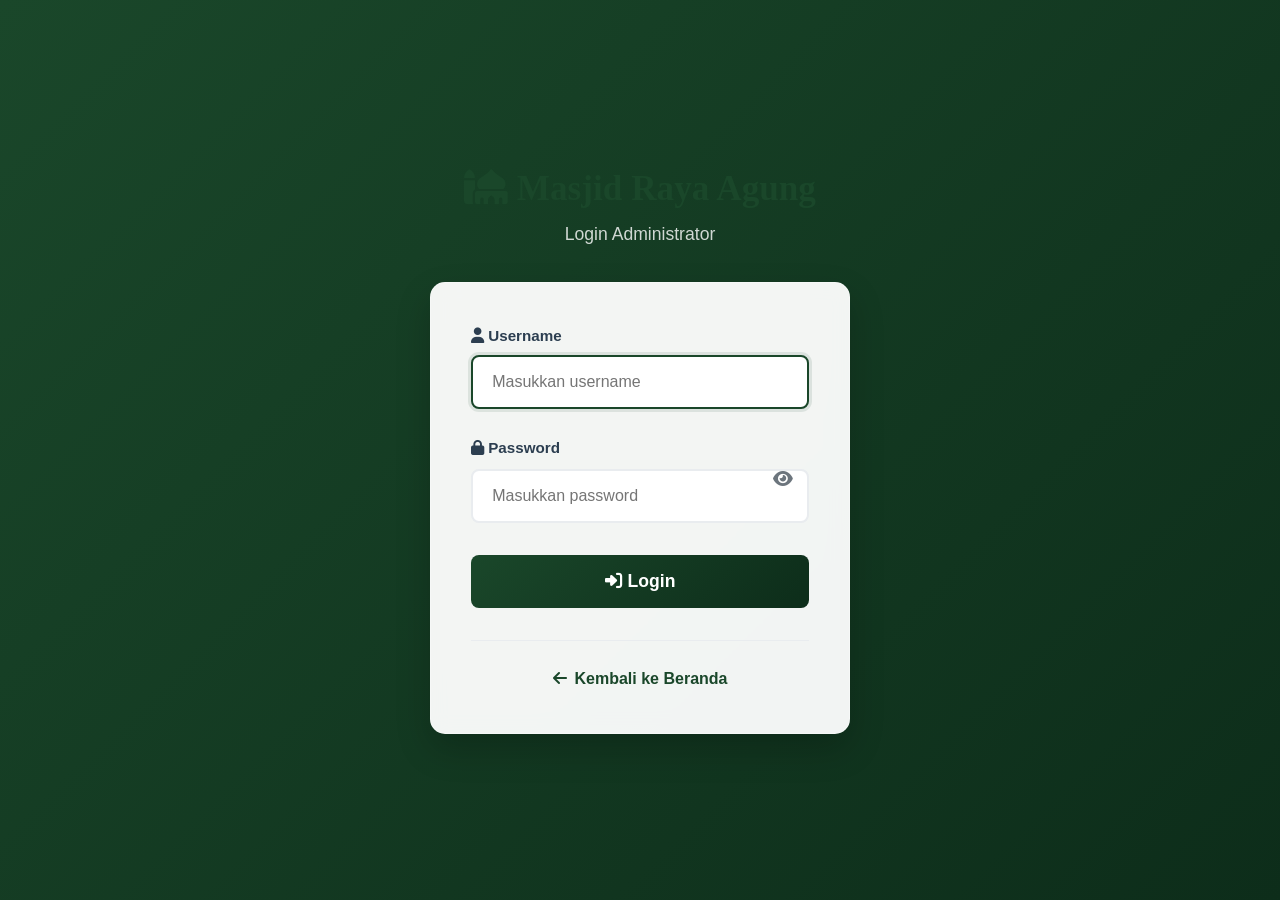
<file: admin.html>
<!DOCTYPE html>
<html lang="id">
<head>
    <meta charset="UTF-8">
    <meta name="viewport" content="width=device-width, initial-scale=1.0">
    <title>Admin Dashboard - Masjid Raya Agung</title>
    <link rel="stylesheet" href="../css/style.css">
    <link rel="stylesheet" href="https://cdnjs.cloudflare.com/ajax/libs/font-awesome/6.4.0/css/all.min.css">
    <style>
        .admin-container {
            min-height: 100vh;
            background-color: #f8f9fa;
        }
        
        .admin-header {
            background: linear-gradient(135deg, var(--primary) 0%, var(--primary-dark) 100%);
            color: white;
            padding: 1rem 0;
            box-shadow: 0 2px 10px rgba(0,0,0,0.1);
        }
        
        .admin-nav {
            display: flex;
            justify-content: space-between;
            align-items: center;
        }
        
        .admin-nav h1 {
            margin: 0;
            color: white;
        }
        
        .admin-nav ul {
            display: flex;
            list-style: none;
            margin: 0;
            padding: 0;
        }
        
        .admin-nav ul li {
            margin-left: 1.5rem;
        }
        
        .admin-nav ul li a {
            color: white;
            text-decoration: none;
            padding: 0.5rem 1rem;
            border-radius: 5px;
            transition: background-color 0.3s ease;
        }
        
        .admin-nav ul li a:hover {
            background-color: rgba(255,255,255,0.1);
        }
        
        .admin-content {
            padding: 2rem 0;
        }
        
        .stats-grid {
            display: grid;
            grid-template-columns: repeat(auto-fit, minmax(250px, 1fr));
            gap: 1.5rem;
            margin-bottom: 2rem;
        }
        
        .stat-card {
            background: white;
            padding: 1.5rem;
            border-radius: 10px;
            box-shadow: 0 5px 15px rgba(0,0,0,0.05);
            text-align: center;
            border-left: 4px solid var(--primary);
        }
        
        .stat-card i {
            font-size: 2.5rem;
            color: var(--primary);
            margin-bottom: 1rem;
        }
        
        .stat-card h3 {
            margin-bottom: 0.5rem;
            color: var(--dark);
        }
        
        .stat-number {
            font-size: 2rem;
            font-weight: 700;
            color: var(--primary);
        }
        
        .admin-actions {
            display: grid;
            grid-template-columns: repeat(auto-fit, minmax(200px, 1fr));
            gap: 1rem;
            margin-bottom: 2rem;
        }
        
        .action-card {
            background: white;
            padding: 1.5rem;
            border-radius: 10px;
            box-shadow: 0 5px 15px rgba(0,0,0,0.05);
            text-align: center;
            transition: transform 0.3s ease;
            cursor: pointer;
            border: 1px solid #dee2e6;
        }
        
        .action-card:hover {
            transform: translateY(-5px);
            box-shadow: 0 10px 25px rgba(0,0,0,0.1);
        }
        
        .action-card i {
            font-size: 2rem;
            color: var(--primary);
            margin-bottom: 1rem;
        }
        
        .action-card h3 {
            margin-bottom: 0.5rem;
            color: var(--dark);
        }
        
        .recent-table {
            background: white;
            padding: 1.5rem;
            border-radius: 10px;
            box-shadow: 0 5px 15px rgba(0,0,0,0.05);
        }
        
        .recent-table h3 {
            margin-bottom: 1rem;
            color: var(--dark);
        }
        
        table {
            width: 100%;
            border-collapse: collapse;
        }
        
        table th, table td {
            padding: 0.8rem;
            text-align: left;
            border-bottom: 1px solid #dee2e6;
        }
        
        table th {
            background-color: var(--light);
            font-weight: 600;
            color: var(--dark);
        }
        
        .status-pending {
            background-color: #fff3cd;
            color: #856404;
            padding: 0.3rem 0.6rem;
            border-radius: 20px;
            font-size: 0.8rem;
            font-weight: 600;
        }
        
        .status-confirmed {
            background-color: #d1edff;
            color: #004085;
            padding: 0.3rem 0.6rem;
            border-radius: 20px;
            font-size: 0.8rem;
            font-weight: 600;
        }
        
        .btn-action {
            background: none;
            border: none;
            color: var(--primary);
            cursor: pointer;
            margin-right: 0.5rem;
            padding: 0.3rem 0.6rem;
            border-radius: 5px;
            transition: background-color 0.3s ease;
        }
        
        .btn-action:hover {
            background-color: var(--light);
        }
        
        .alert {
            padding: 1rem;
            border-radius: 5px;
            margin-bottom: 1.5rem;
            display: none;
        }
        
        .alert-success {
            background-color: #d4edda;
            color: #155724;
            border: 1px solid #c3e6cb;
        }
        
        .alert-error {
            background-color: #f8d7da;
            color: #721c24;
            border: 1px solid #f5c6cb;
        }
        
        @media (max-width: 768px) {
            .admin-nav {
                flex-direction: column;
                gap: 1rem;
            }
            
            .admin-nav ul {
                width: 100%;
                justify-content: center;
            }
        }
    </style>
</head>
<body>
    <div class="admin-container">
        <header class="admin-header">
            <div class="container">
                <nav class="admin-nav">
                    <h1><i class="fas fa-tachometer-alt"></i> Dashboard Admin</h1>
                    <ul>
                        <li><a href="#" id="logoutBtn"><i class="fas fa-sign-out-alt"></i> Logout</a></li>
                    </ul>
                </nav>
            </div>
        </header>
        
        <div class="admin-content container">
            <div class="alert alert-success" id="successAlert"></div>
            <div class="alert alert-error" id="errorAlert"></div>
            
            <div class="stats-grid" id="statsGrid">
                <!-- Stats akan diisi oleh JavaScript -->
            </div>
            
            <div class="admin-actions">
                <div class="action-card" onclick="window.location.href='riwayat_donasi.html'">
                    <i class="fas fa-history"></i>
                    <h3>Riwayat Donasi</h3>
                    <p>Kelola dan verifikasi donasi</p>
                </div>
                <div class="action-card" onclick="window.location.href='pesan_masuk.html'">
                    <i class="fas fa-comments"></i>
                    <h3>Pesan Masuk</h3>
                    <p>Lihat dan balas pesan</p>
                </div>
                <div class="action-card" onclick="window.location.href='jadwal_kegiatan.html'">
                    <i class="fas fa-calendar-alt"></i>
                    <h3>Jadwal Kegiatan</h3>
                    <p>Kelola jadwal masjid</p>
                </div>
                <div class="action-card" onclick="window.location.href='pengaturan.html'">
                    <i class="fas fa-cog"></i>
                    <h3>Pengaturan</h3>
                    <p>Ubah pengaturan website</p>
                </div>
            </div>
            
            <div class="recent-table">
                <h3>Donasi Terbaru</h3>
                <table id="donasiTable">
                    <thead>
                        <tr>
                            <th>Nama</th>
                            <th>Email</th>
                            <th>Jumlah</th>
                            <th>Metode</th>
                            <th>Status</th>
                            <th>Aksi</th>
                        </tr>
                    </thead>
                    <tbody id="donasiTableBody">
                        <!-- Data akan diisi oleh JavaScript -->
                    </tbody>
                </table>
            </div>
        </div>
    </div>

    <script>
        // Cek login
        if (localStorage.getItem('admin_logged_in') !== 'true') {
            window.location.href = 'login.html';
        }

        // Data donasi dari localStorage
        let donasiData = JSON.parse(localStorage.getItem('donasiData')) || [];
        let pesanData = JSON.parse(localStorage.getItem('pesanData')) || [];

        // Tampilkan stats
        function displayStats() {
            const totalDonasi = donasiData.reduce((sum, d) => {
                return d.tipe === 'uang' ? sum + (parseInt(d.detail.replace(/\D/g, '')) || 0) : sum;
            }, 0);
            
            const jumlahDonatur = donasiData.length;
            const donasiPending = donasiData.filter(d => d.status === 'Menunggu Konfirmasi').length;
            const pesanBaru = pesanData.filter(p => !p.dibaca).length;

            const statsGrid = document.getElementById('statsGrid');
            statsGrid.innerHTML = `
                <div class="stat-card">
                    <i class="fas fa-donate"></i>
                    <h3>Total Donasi</h3>
                    <div class="stat-number">Rp ${totalDonasi.toLocaleString('id-ID')}</div>
                </div>
                <div class="stat-card">
                    <i class="fas fa-users"></i>
                    <h3>Jumlah Donatur</h3>
                    <div class="stat-number">${jumlahDonatur}</div>
                </div>
                <div class="stat-card">
                    <i class="fas fa-clock"></i>
                    <h3>Donasi Pending</h3>
                    <div class="stat-number">${donasiPending}</div>
                </div>
                <div class="stat-card">
                    <i class="fas fa-envelope"></i>
                    <h3>Pesan Baru</h3>
                    <div class="stat-number">${pesanBaru}</div>
                </div>
            `;
        }

        // Tampilkan donasi terbaru
        function displayRecentDonations() {
            const tbody = document.getElementById('donasiTableBody');
            const recentDonasi = donasiData.slice(-5).reverse();
            
            if (recentDonasi.length > 0) {
                tbody.innerHTML = recentDonasi.map(donasi => {
                    const jumlah = donasi.tipe === 'uang' ? 
                        `Rp ${parseInt(donasi.detail.replace(/\D/g, '')).toLocaleString('id-ID')}` : 
                        donasi.detail;
                    
                    return `
                        <tr>
                            <td>${donasi.nama}</td>
                            <td>${donasi.email}</td>
                            <td>${jumlah}</td>
                            <td>${donasi.metodeVerif}</td>
                            <td><span class="status-${donasi.status === 'Menunggu Konfirmasi' ? 'pending' : 'confirmed'}">${donasi.status}</span></td>
                            <td>
                                <button class="btn-action" onclick="verifikasiDonasi(${donasi.id})" title="Verifikasi">
                                    <i class="fas fa-check"></i>
                                </button>
                                <button class="btn-action" onclick="hapusDonasi(${donasi.id})" title="Hapus">
                                    <i class="fas fa-trash"></i>
                                </button>
                            </td>
                        </tr>
                    `;
                }).join('');
            } else {
                tbody.innerHTML = '<tr><td colspan="6" style="text-align: center;">Tidak ada data donasi</td></tr>';
            }
        }

        // Verifikasi donasi
        window.verifikasiDonasi = function(id) {
            if (confirm('Verifikasi donasi ini?')) {
                const index = donasiData.findIndex(d => d.id === id);
                if (index !== -1) {
                    donasiData[index].status = 'Terverifikasi';
                    localStorage.setItem('donasiData', JSON.stringify(donasiData));
                    showSuccess('Donasi berhasil diverifikasi');
                    displayRecentDonations();
                    displayStats();
                }
            }
        }

        // Hapus donasi
        window.hapusDonasi = function(id) {
            if (confirm('Hapus donasi ini?')) {
                donasiData = donasiData.filter(d => d.id !== id);
                localStorage.setItem('donasiData', JSON.stringify(donasiData));
                showSuccess('Donasi berhasil dihapus');
                displayRecentDonations();
                displayStats();
            }
        }

        // Tampilkan pesan sukses
        function showSuccess(message) {
            const alert = document.getElementById('successAlert');
            alert.textContent = message;
            alert.style.display = 'block';
            setTimeout(() => {
                alert.style.display = 'none';
            }, 3000);
        }

        // Tampilkan pesan error
        function showError(message) {
            const alert = document.getElementById('errorAlert');
            alert.textContent = message;
            alert.style.display = 'block';
            setTimeout(() => {
                alert.style.display = 'none';
            }, 3000);
        }

        // Logout
        document.getElementById('logoutBtn').addEventListener('click', function(e) {
            e.preventDefault();
            if (confirm('Yakin ingin logout?')) {
                localStorage.removeItem('admin_logged_in');
                localStorage.removeItem('admin_username');
                localStorage.removeItem('admin_login_time');
                window.location.href = 'login.html?logout=success';
            }
        });

        // Inisialisasi
        displayStats();
        displayRecentDonations();

        // Auto refresh setiap 30 detik
        setInterval(() => {
            donasiData = JSON.parse(localStorage.getItem('donasiData')) || [];
            pesanData = JSON.parse(localStorage.getItem('pesanData')) || [];
            displayStats();
            displayRecentDonations();
        }, 30000);
    </script>
</body>
</html>
</file>
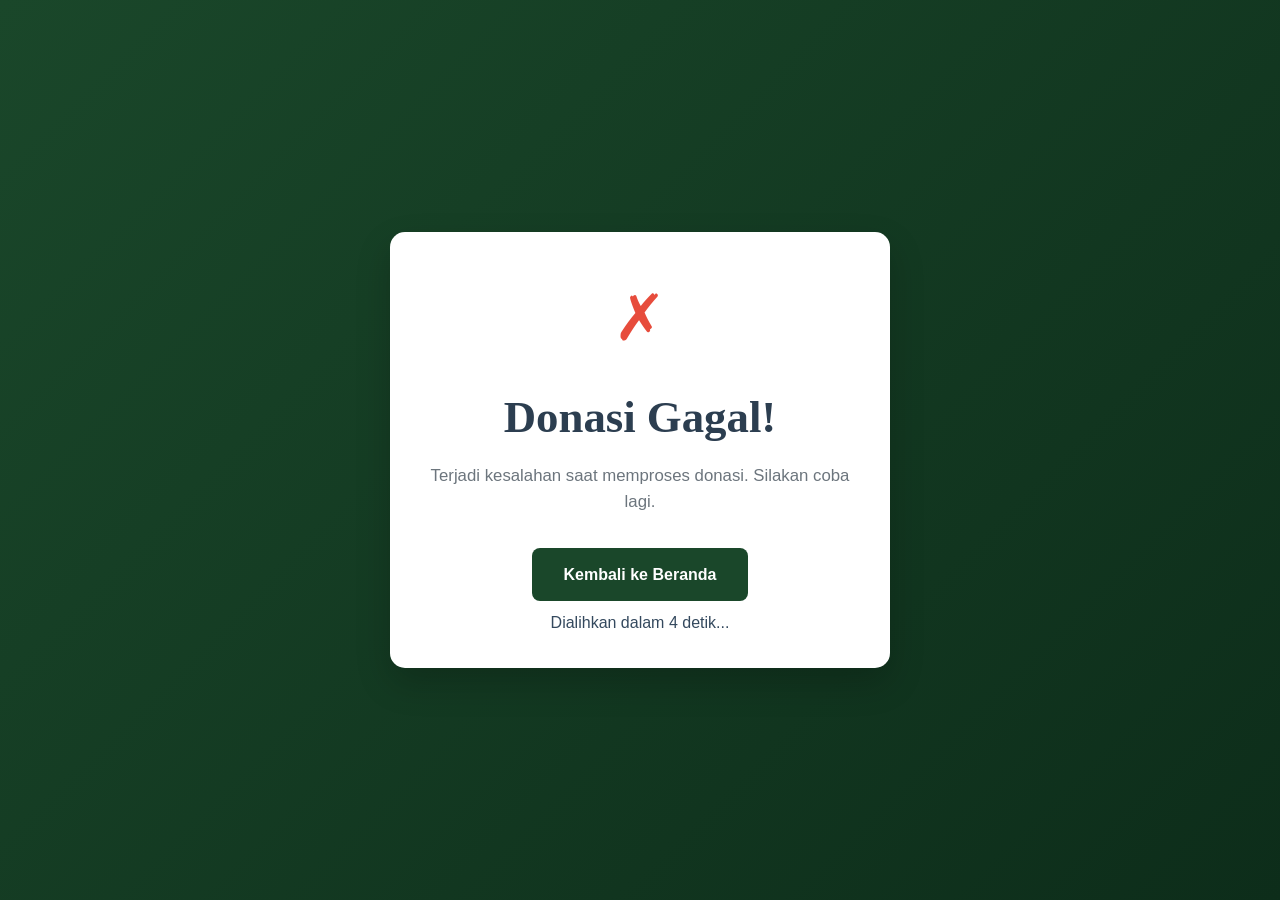
<file: donasi.html>
<!DOCTYPE html>
<html lang="id">
<head>
    <meta charset="UTF-8">
    <meta name="viewport" content="width=device-width, initial-scale=1.0">
    <title>Proses Donasi - Masjid Raya Agung</title>
    <link rel="stylesheet" href="../css/style.css">
    <style>
        body {
            font-family: 'Segoe UI', Tahoma, Geneva, Verdana, sans-serif;
            background: linear-gradient(135deg, #1a472a 0%, #0d2d1a 100%);
            min-height: 100vh;
            display: flex;
            align-items: center;
            justify-content: center;
            padding: 20px;
            margin: 0;
        }
        
        .message-container {
            background: white;
            padding: 2rem;
            border-radius: 15px;
            box-shadow: 0 15px 35px rgba(0,0,0,0.2);
            max-width: 500px;
            width: 100%;
            text-align: center;
        }
        
        .success-icon {
            color: #27ae60;
            font-size: 4rem;
            margin-bottom: 1rem;
        }
        
        .error-icon {
            color: #e74c3c;
            font-size: 4rem;
            margin-bottom: 1rem;
        }
        
        h2 {
            color: #2c3e50;
            margin-bottom: 1rem;
        }
        
        p {
            color: #6c757d;
            margin-bottom: 2rem;
            line-height: 1.6;
        }
        
        .btn {
            background: #1a472a;
            color: white;
            border: none;
            padding: 0.8rem 2rem;
            border-radius: 8px;
            cursor: pointer;
            text-decoration: none;
            display: inline-block;
            font-weight: 600;
            transition: all 0.3s ease;
        }
        
        .btn:hover {
            background: #0d2d1a;
            transform: translateY(-2px);
            box-shadow: 0 5px 15px rgba(0,0,0,0.2);
        }
        
        .donation-detail {
            background: #f8f9fa;
            padding: 1rem;
            border-radius: 8px;
            margin: 1rem 0;
            text-align: left;
        }
        
        .donation-detail p {
            margin: 0.5rem 0;
            color: #2c3e50;
        }
    </style>
</head>
<body>
    <div class="message-container" id="messageContainer">
        <!-- Pesan akan diisi oleh JavaScript -->
    </div>

    <script>
        // Ambil data donasi dari sessionStorage
        const donasiData = JSON.parse(sessionStorage.getItem('tempDonasi'));
        const verifData = JSON.parse(sessionStorage.getItem('tempVerifikasi'));
        
        const container = document.getElementById('messageContainer');
        
        if (donasiData && verifData) {
            // Simpan ke localStorage
            let donasiList = JSON.parse(localStorage.getItem('donasiData')) || [];
            
            const donasiBaru = {
                id: Date.now(),
                nama: verifData.nama,
                email: verifData.email,
                tipe: donasiData.tipe,
                detail: donasiData.detail,
                metodeVerif: verifData.metode,
                noTelepon: verifData.noTelepon,
                timestamp: new Date().toLocaleString('id-ID'),
                status: 'Menunggu Konfirmasi'
            };
            
            donasiList.push(donasiBaru);
            localStorage.setItem('donasiData', JSON.stringify(donasiList));
            
            // Hapus data sementara
            sessionStorage.removeItem('tempDonasi');
            sessionStorage.removeItem('tempVerifikasi');
            
            // Tampilkan pesan sukses
            container.innerHTML = `
                <div class="success-icon">✓</div>
                <h2>Donasi Berhasil!</h2>
                <p>Terima kasih ${verifData.nama} atas donasi Anda.</p>
                <div class="donation-detail">
                    <p><strong>Jenis Donasi:</strong> ${donasiData.tipe}</p>
                    <p><strong>Detail:</strong> ${donasiData.detail}</p>
                    <p><strong>Metode Verifikasi:</strong> ${verifData.metode}</p>
                </div>
                <p>Donasi Anda sedang diproses. Kami akan mengirimkan konfirmasi melalui ${verifData.metode === 'otp' ? 'WhatsApp' : 'email'}.</p>
                <a href="../index.html" class="btn">Kembali ke Beranda</a>
                <div class="countdown">Dialihkan dalam <span id="countdown">5</span> detik...</div>
            `;
        } else {
            // Tampilkan pesan error
            container.innerHTML = `
                <div class="error-icon">✗</div>
                <h2>Donasi Gagal!</h2>
                <p>Terjadi kesalahan saat memproses donasi. Silakan coba lagi.</p>
                <a href="../index.html" class="btn">Kembali ke Beranda</a>
                <div class="countdown">Dialihkan dalam <span id="countdown">5</span> detik...</div>
            `;
        }
        
        // Countdown dan redirect
        let countdown = 5;
        const countdownEl = document.getElementById('countdown');
        const interval = setInterval(() => {
            countdown--;
            if (countdownEl) countdownEl.textContent = countdown;
            if (countdown <= 0) {
                clearInterval(interval);
                window.location.href = '../index.html';
            }
        }, 1000);
    </script>
</body>
</html>
</file>
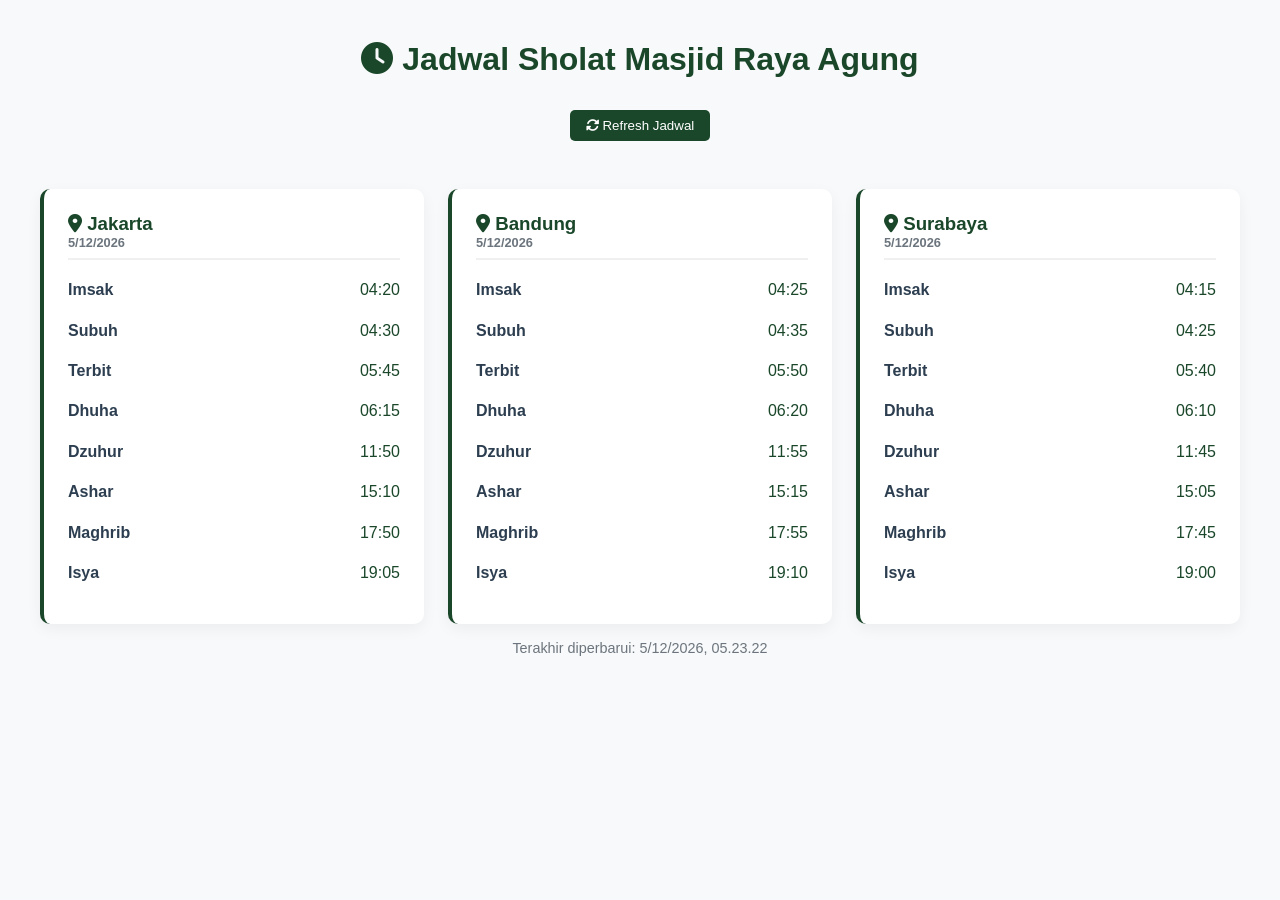
<file: jadwal_sholat.html>
<!DOCTYPE html>
<html lang="id">
<head>
    <meta charset="UTF-8">
    <meta name="viewport" content="width=device-width, initial-scale=1.0">
    <title>Data Jadwal Sholat - Masjid Raya Agung</title>
    <style>
        body {
            font-family: 'Segoe UI', Tahoma, Geneva, Verdana, sans-serif;
            background: #f8f9fa;
            margin: 0;
            padding: 20px;
        }
        
        .container {
            max-width: 1200px;
            margin: 0 auto;
        }
        
        h1 {
            color: #1a472a;
            text-align: center;
            margin-bottom: 2rem;
        }
        
        .jadwal-grid {
            display: grid;
            grid-template-columns: repeat(auto-fit, minmax(300px, 1fr));
            gap: 1.5rem;
            margin-top: 2rem;
        }
        
        .jadwal-card {
            background: white;
            border-radius: 10px;
            padding: 1.5rem;
            box-shadow: 0 5px 15px rgba(0,0,0,0.05);
            border-left: 4px solid #1a472a;
        }
        
        .jadwal-card h3 {
            color: #1a472a;
            margin-top: 0;
            margin-bottom: 1rem;
            border-bottom: 2px solid #f0f0f0;
            padding-bottom: 0.5rem;
        }
        
        .jadwal-item {
            display: flex;
            justify-content: space-between;
            margin-bottom: 0.8rem;
            padding: 0.3rem 0;
        }
        
        .jadwal-item .nama {
            font-weight: 600;
            color: #2c3e50;
        }
        
        .jadwal-item .waktu {
            color: #1a472a;
            font-weight: 500;
        }
        
        .loading {
            text-align: center;
            padding: 2rem;
            color: #6c757d;
        }
        
        .loading-spinner {
            border: 3px solid #f3f3f3;
            border-top: 3px solid #1a472a;
            border-radius: 50%;
            width: 40px;
            height: 40px;
            animation: spin 1s linear infinite;
            margin: 0 auto 1rem;
        }
        
        @keyframes spin {
            0% { transform: rotate(0deg); }
            100% { transform: rotate(360deg); }
        }
        
        .refresh-btn {
            background: #1a472a;
            color: white;
            border: none;
            padding: 0.5rem 1rem;
            border-radius: 5px;
            cursor: pointer;
            margin-bottom: 1rem;
        }
        
        .refresh-btn:hover {
            background: #0d2d1a;
        }
        
        .last-update {
            text-align: center;
            color: #6c757d;
            font-size: 0.9rem;
            margin-top: 1rem;
        }
    </style>
</head>
<body>
    <div class="container">
        <h1><i class="fas fa-clock"></i> Jadwal Sholat Masjid Raya Agung</h1>
        
        <div style="text-align: center;">
            <button class="refresh-btn" onclick="loadJadwal()">
                <i class="fas fa-sync-alt"></i> Refresh Jadwal
            </button>
        </div>
        
        <div id="jadwalContainer" class="jadwal-grid">
            <div class="loading">
                <div class="loading-spinner"></div>
                <p>Memuat jadwal sholat...</p>
            </div>
        </div>
        
        <div class="last-update" id="lastUpdate"></div>
    </div>

    <script>
        // Data jadwal sholat default
        const defaultJadwal = [
            {
                kota: 'Jakarta',
                tanggal: new Date().toLocaleDateString('id-ID'),
                sholat: [
                    { nama: 'Imsak', waktu: '04:20' },
                    { nama: 'Subuh', waktu: '04:30' },
                    { nama: 'Terbit', waktu: '05:45' },
                    { nama: 'Dhuha', waktu: '06:15' },
                    { nama: 'Dzuhur', waktu: '11:50' },
                    { nama: 'Ashar', waktu: '15:10' },
                    { nama: 'Maghrib', waktu: '17:50' },
                    { nama: 'Isya', waktu: '19:05' }
                ]
            },
            {
                kota: 'Bandung',
                tanggal: new Date().toLocaleDateString('id-ID'),
                sholat: [
                    { nama: 'Imsak', waktu: '04:25' },
                    { nama: 'Subuh', waktu: '04:35' },
                    { nama: 'Terbit', waktu: '05:50' },
                    { nama: 'Dhuha', waktu: '06:20' },
                    { nama: 'Dzuhur', waktu: '11:55' },
                    { nama: 'Ashar', waktu: '15:15' },
                    { nama: 'Maghrib', waktu: '17:55' },
                    { nama: 'Isya', waktu: '19:10' }
                ]
            },
            {
                kota: 'Surabaya',
                tanggal: new Date().toLocaleDateString('id-ID'),
                sholat: [
                    { nama: 'Imsak', waktu: '04:15' },
                    { nama: 'Subuh', waktu: '04:25' },
                    { nama: 'Terbit', waktu: '05:40' },
                    { nama: 'Dhuha', waktu: '06:10' },
                    { nama: 'Dzuhur', waktu: '11:45' },
                    { nama: 'Ashar', waktu: '15:05' },
                    { nama: 'Maghrib', waktu: '17:45' },
                    { nama: 'Isya', waktu: '19:00' }
                ]
            }
        ];

        // Load jadwal dari localStorage atau API
        function loadJadwal() {
            const container = document.getElementById('jadwalContainer');
            const lastUpdate = document.getElementById('lastUpdate');
            
            // Tampilkan loading
            container.innerHTML = `
                <div class="loading" style="grid-column: 1/-1;">
                    <div class="loading-spinner"></div>
                    <p>Memuat jadwal sholat...</p>
                </div>
            `;
            
            // Simulasi loading (ganti dengan API call jika ada)
            setTimeout(() => {
                // Coba ambil dari localStorage
                let jadwal = JSON.parse(localStorage.getItem('jadwalSholat'));
                
                // Jika tidak ada, gunakan default
                if (!jadwal) {
                    jadwal = defaultJadwal;
                    localStorage.setItem('jadwalSholat', JSON.stringify(jadwal));
                }
                
                // Tampilkan jadwal
                displayJadwal(jadwal);
                
                // Update waktu
                lastUpdate.textContent = `Terakhir diperbarui: ${new Date().toLocaleString('id-ID')}`;
            }, 1000);
        }

        // Tampilkan jadwal
        function displayJadwal(jadwal) {
            const container = document.getElementById('jadwalContainer');
            
            container.innerHTML = jadwal.map(kota => `
                <div class="jadwal-card">
                    <h3>
                        <i class="fas fa-map-marker-alt"></i> ${kota.kota}
                        <small style="display: block; font-size: 0.8rem; color: #6c757d;">${kota.tanggal}</small>
                    </h3>
                    ${kota.sholat.map(s => `
                        <div class="jadwal-item">
                            <span class="nama">${s.nama}</span>
                            <span class="waktu">${s.waktu}</span>
                        </div>
                    `).join('')}
                </div>
            `).join('');
        }

        // Fungsi untuk mengambil jadwal dari API (jika ada)
        async function fetchJadwalFromAPI() {
            try {
                // Contoh: menggunakan API MyQuran
                const response = await fetch('https://api.myquran.com/v2/sholat/jadwal/1630/2025/03/10');
                const data = await response.json();
                
                if (data.status) {
                    // Proses data dari API
                    const jadwalAPI = [{
                        kota: 'Jakarta',
                        tanggal: data.data.tanggal,
                        sholat: [
                            { nama: 'Imsak', waktu: data.data.jadwal.imsak },
                            { nama: 'Subuh', waktu: data.data.jadwal.subuh },
                            { nama: 'Terbit', waktu: data.data.jadwal.terbit },
                            { nama: 'Dhuha', waktu: data.data.jadwal.dhuha },
                            { nama: 'Dzuhur', waktu: data.data.jadwal.dzuhur },
                            { nama: 'Ashar', waktu: data.data.jadwal.ashar },
                            { nama: 'Maghrib', waktu: data.data.jadwal.maghrib },
                            { nama: 'Isya', waktu: data.data.jadwal.isya }
                        ]
                    }];
                    
                    localStorage.setItem('jadwalSholat', JSON.stringify(jadwalAPI));
                    displayJadwal(jadwalAPI);
                }
            } catch (error) {
                console.log('Gagal mengambil data dari API, menggunakan data default');
                loadJadwal();
            }
        }

        // Load jadwal saat halaman dimuat
        document.addEventListener('DOMContentLoaded', loadJadwal);

        // Auto refresh setiap jam
        setInterval(loadJadwal, 3600000);
    </script>
    
    <!-- Font Awesome -->
    <link rel="stylesheet" href="https://cdnjs.cloudflare.com/ajax/libs/font-awesome/6.4.0/css/all.min.css">
</body>
</html>
</file>
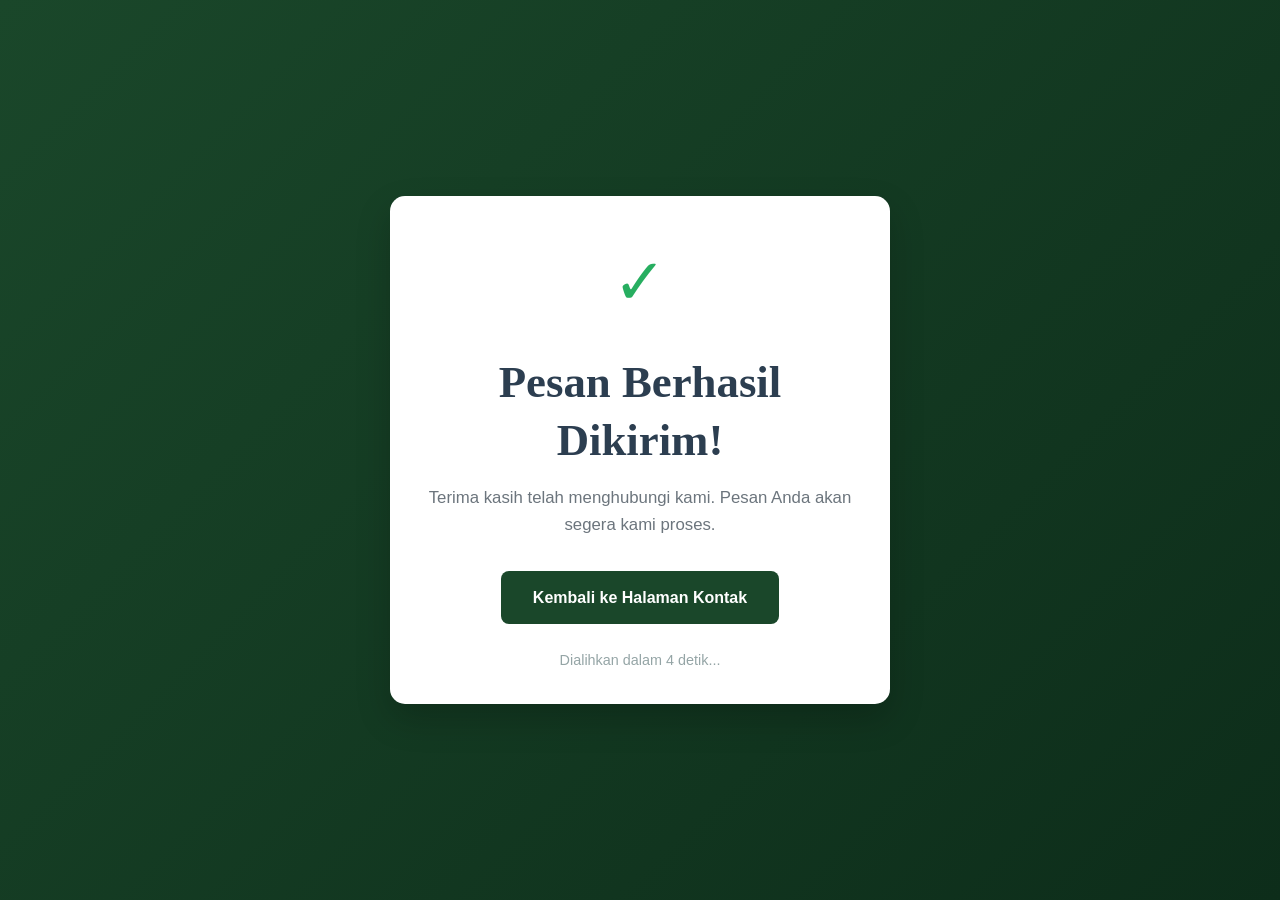
<file: kontak.html>
<!DOCTYPE html>
<html lang="id">
<head>
    <meta charset="UTF-8">
    <meta name="viewport" content="width=device-width, initial-scale=1.0">
    <title>Proses Pesan - Masjid Raya Agung</title>
    <link rel="stylesheet" href="../css/style.css">
    <style>
        body {
            font-family: 'Segoe UI', Tahoma, Geneva, Verdana, sans-serif;
            background: linear-gradient(135deg, #1a472a 0%, #0d2d1a 100%);
            min-height: 100vh;
            display: flex;
            align-items: center;
            justify-content: center;
            padding: 20px;
            margin: 0;
        }
        
        .message-container {
            background: white;
            padding: 2rem;
            border-radius: 15px;
            box-shadow: 0 15px 35px rgba(0,0,0,0.2);
            max-width: 500px;
            width: 100%;
            text-align: center;
        }
        
        .success-icon {
            color: #27ae60;
            font-size: 4rem;
            margin-bottom: 1rem;
        }
        
        .error-icon {
            color: #e74c3c;
            font-size: 4rem;
            margin-bottom: 1rem;
        }
        
        h2 {
            color: #2c3e50;
            margin-bottom: 1rem;
        }
        
        p {
            color: #6c757d;
            margin-bottom: 2rem;
            line-height: 1.6;
        }
        
        .btn {
            background: #1a472a;
            color: white;
            border: none;
            padding: 0.8rem 2rem;
            border-radius: 8px;
            cursor: pointer;
            text-decoration: none;
            display: inline-block;
            font-weight: 600;
            transition: all 0.3s ease;
        }
        
        .btn:hover {
            background: #0d2d1a;
            transform: translateY(-2px);
            box-shadow: 0 5px 15px rgba(0,0,0,0.2);
        }
        
        .countdown {
            margin-top: 1rem;
            color: #95a5a6;
            font-size: 0.9rem;
        }
    </style>
</head>
<body>
    <div class="message-container" id="messageContainer">
        <!-- Pesan akan diisi oleh JavaScript -->
    </div>

    <script>
        // Ambil data dari URL atau sessionStorage
        const params = new URLSearchParams(window.location.search);
        const status = params.get('status') || 'success';
        
        const container = document.getElementById('messageContainer');
        let countdown = 5;
        
        if (status === 'success') {
            container.innerHTML = `
                <div class="success-icon">✓</div>
                <h2>Pesan Berhasil Dikirim!</h2>
                <p>Terima kasih telah menghubungi kami. Pesan Anda akan segera kami proses.</p>
                <a href="../kontak.html" class="btn">Kembali ke Halaman Kontak</a>
                <div class="countdown">Dialihkan dalam <span id="countdown">5</span> detik...</div>
            `;
        } else {
            const errorMsg = params.get('message') || 'Terjadi kesalahan saat mengirim pesan.';
            container.innerHTML = `
                <div class="error-icon">✗</div>
                <h2>Pesan Gagal Dikirim!</h2>
                <p>${errorMsg}</p>
                <a href="../kontak.html" class="btn">Kembali ke Halaman Kontak</a>
                <div class="countdown">Dialihkan dalam <span id="countdown">5</span> detik...</div>
            `;
        }
        
        // Countdown dan redirect
        const countdownEl = document.getElementById('countdown');
        const interval = setInterval(() => {
            countdown--;
            if (countdownEl) countdownEl.textContent = countdown;
            if (countdown <= 0) {
                clearInterval(interval);
                window.location.href = '../kontak.html';
            }
        }, 1000);
    </script>
</body>
</html>
</file>
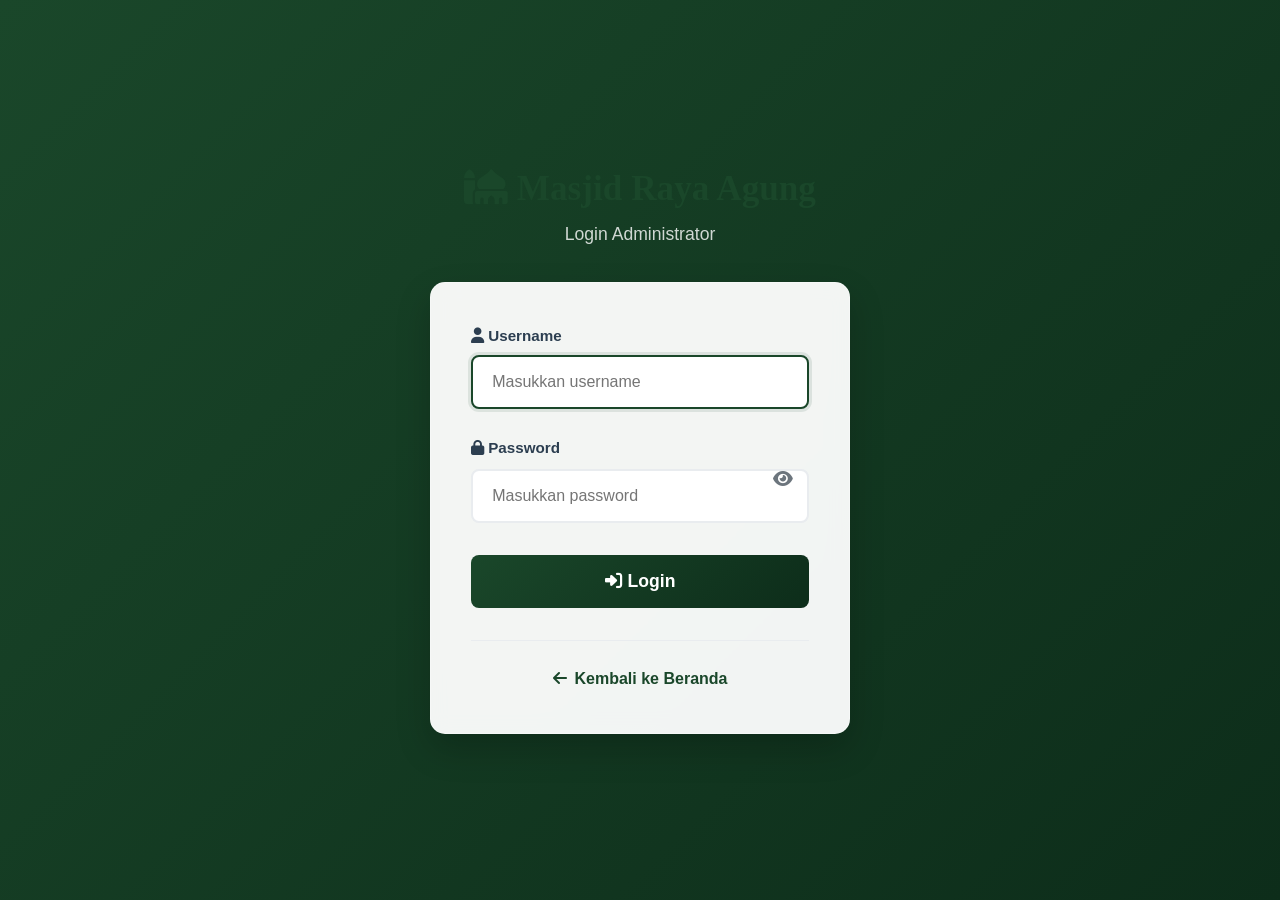
<file: login.html>
<!DOCTYPE html>
<html lang="id">
<head>
    <meta charset="UTF-8">
    <meta name="viewport" content="width=device-width, initial-scale=1.0">
    <title>Login Admin - Masjid Raya Agung</title>
    <link rel="stylesheet" href="../css/style.css">
    <link rel="stylesheet" href="https://cdnjs.cloudflare.com/ajax/libs/font-awesome/6.4.0/css/all.min.css">
    <style>
        * {
            margin: 0;
            padding: 0;
            box-sizing: border-box;
        }

        :root {
            --primary: #1a472a;
            --primary-dark: #0d2d1a;
            --primary-light: #2d5a3d;
            --secondary: #d4af37;
            --light: #f8f9fa;
            --dark: #2c3e50;
            --gray: #6c757d;
            --success: #27ae60;
            --danger: #e74c3c;
        }

        body {
            font-family: 'Segoe UI', Tahoma, Geneva, Verdana, sans-serif;
            background: linear-gradient(135deg, var(--primary) 0%, var(--primary-dark) 100%);
            min-height: 100vh;
            display: flex;
            align-items: center;
            justify-content: center;
            padding: 20px;
        }

        .login-container {
            width: 100%;
            max-width: 420px;
        }

        .login-header {
            text-align: center;
            margin-bottom: 2rem;
            color: white;
        }

        .login-header h1 {
            font-size: 2.2rem;
            margin-bottom: 0.5rem;
            font-family: 'Amiri', serif;
        }

        .login-header p {
            color: rgba(255,255,255,0.8);
            font-size: 1.1rem;
        }

        .login-form {
            background: rgba(255, 255, 255, 0.95);
            backdrop-filter: blur(10px);
            padding: 2.5rem;
            border-radius: 15px;
            box-shadow: 0 15px 35px rgba(0,0,0,0.2);
            border: 1px solid rgba(255,255,255,0.3);
        }

        .form-group {
            margin-bottom: 1.5rem;
        }

        .form-group label {
            display: block;
            margin-bottom: 0.5rem;
            font-weight: 600;
            color: var(--dark);
            font-size: 0.95rem;
        }

        .form-input {
            width: 100%;
            padding: 1rem 1.2rem;
            border: 2px solid #e9ecef;
            border-radius: 8px;
            font-size: 1rem;
            transition: all 0.3s ease;
            background: white;
        }

        .form-input:focus {
            outline: none;
            border-color: var(--primary);
            box-shadow: 0 0 0 3px rgba(26, 71, 42, 0.1);
            transform: translateY(-2px);
        }

        .btn-login-submit {
            width: 100%;
            background: linear-gradient(135deg, var(--primary) 0%, var(--primary-dark) 100%);
            color: white;
            border: none;
            padding: 1rem 1.5rem;
            border-radius: 8px;
            font-size: 1.1rem;
            font-weight: 600;
            cursor: pointer;
            transition: all 0.3s ease;
            margin-top: 0.5rem;
        }

        .btn-login-submit:hover {
            transform: translateY(-2px);
            box-shadow: 0 5px 15px rgba(0,0,0,0.2);
        }

        .btn-login-submit:active {
            transform: translateY(0);
        }

        .error-message {
            background: #fee;
            color: var(--danger);
            padding: 1rem;
            border-radius: 8px;
            margin-bottom: 1.5rem;
            border-left: 4px solid var(--danger);
            font-weight: 500;
            display: none;
        }

        .success-message {
            background: #efe;
            color: var(--success);
            padding: 1rem;
            border-radius: 8px;
            margin-bottom: 1.5rem;
            border-left: 4px solid var(--success);
            font-weight: 500;
            display: none;
        }

        .login-footer {
            text-align: center;
            margin-top: 2rem;
            padding-top: 1.5rem;
            border-top: 1px solid #e9ecef;
        }

        .back-link {
            color: var(--primary);
            text-decoration: none;
            font-weight: 600;
            display: inline-flex;
            align-items: center;
            gap: 0.5rem;
            transition: all 0.3s ease;
        }

        .back-link:hover {
            color: var(--primary-dark);
            transform: translateX(-5px);
        }

        .password-toggle {
            position: relative;
        }

        .toggle-password {
            position: absolute;
            right: 1rem;
            top: 50%;
            transform: translateY(-50%);
            background: none;
            border: none;
            color: var(--gray);
            cursor: pointer;
            font-size: 1.1rem;
        }

        .demo-credentials {
            background: #f8f9fa;
            padding: 1rem;
            border-radius: 8px;
            margin-top: 1.5rem;
            border-left: 4px solid var(--secondary);
        }

        .demo-credentials h4 {
            color: var(--dark);
            margin-bottom: 0.5rem;
            font-size: 0.9rem;
        }

        .demo-credentials p {
            margin: 0.3rem 0;
            font-size: 0.85rem;
            color: var(--gray);
        }

        .loading {
            display: none;
            text-align: center;
            margin: 1rem 0;
        }

        .loading-spinner {
            width: 20px;
            height: 20px;
            border: 2px solid #f3f3f3;
            border-top: 2px solid var(--primary);
            border-radius: 50%;
            animation: spin 1s linear infinite;
            display: inline-block;
        }

        @keyframes spin {
            0% { transform: rotate(0deg); }
            100% { transform: rotate(360deg); }
        }
    </style>
</head>
<body>
    <div class="login-container">
        <div class="login-header">
            <h1><i class="fas fa-mosque"></i> Masjid Raya Agung</h1>
            <p>Login Administrator</p>
        </div>

        <div class="login-form">
            <div class="error-message" id="errorMessage">
                <i class="fas fa-exclamation-circle"></i> <span id="errorText"></span>
            </div>

            <div class="success-message" id="successMessage">
                <i class="fas fa-check-circle"></i> <span id="successText"></span>
            </div>

            <form id="loginForm">
                <div class="form-group">
                    <label for="username"><i class="fas fa-user"></i> Username</label>
                    <input type="text" id="username" name="username" class="form-input" 
                           placeholder="Masukkan username" required>
                </div>
                
                <div class="form-group password-toggle">
                    <label for="password"><i class="fas fa-lock"></i> Password</label>
                    <input type="password" id="password" name="password" class="form-input" 
                           placeholder="Masukkan password" required>
                    <button type="button" class="toggle-password" id="togglePassword">
                        <i class="fas fa-eye"></i>
                    </button>
                </div>

                <div class="loading" id="loading">
                    <div class="loading-spinner"></div>
                    <span>Memproses login...</span>
                </div>
                
                <button type="submit" class="btn-login-submit" id="submitBtn">
                    <i class="fas fa-sign-in-alt"></i> Login
                </button>
            </form>

            <div class="login-footer">
                <a href="../index.html" class="back-link">
                    <i class="fas fa-arrow-left"></i> Kembali ke Beranda
                </a>
            </div>
        </div>
    </div>

    <script>
        // Cek apakah sudah login
        if (localStorage.getItem('admin_logged_in') === 'true') {
            window.location.href = 'admin.html';
        }

        // Cek parameter logout di URL
        const urlParams = new URLSearchParams(window.location.search);
        if (urlParams.get('logout') === 'success') {
            showSuccess('Anda telah berhasil logout.');
        }

        // Toggle password visibility
        document.getElementById('togglePassword').addEventListener('click', function() {
            const passwordInput = document.getElementById('password');
            const icon = this.querySelector('i');
            
            if (passwordInput.type === 'password') {
                passwordInput.type = 'text';
                icon.classList.remove('fa-eye');
                icon.classList.add('fa-eye-slash');
            } else {
                passwordInput.type = 'password';
                icon.classList.remove('fa-eye-slash');
                icon.classList.add('fa-eye');
            }
        });

        // Handle login form
        document.getElementById('loginForm').addEventListener('submit', function(e) {
            e.preventDefault();
            
            const username = document.getElementById('username').value;
            const password = document.getElementById('password').value;
            const submitBtn = document.getElementById('submitBtn');
            const loading = document.getElementById('loading');
            
            // Validasi
            if (!username || !password) {
                showError('Username dan password harus diisi!');
                return;
            }
            
            // Show loading
            submitBtn.disabled = true;
            loading.style.display = 'block';
            submitBtn.innerHTML = '<i class="fas fa-spinner fa-spin"></i> Memproses...';
            
            // Simulasi proses login
            setTimeout(() => {
                // Cek kredensial (contoh sederhana)
                if (username === 'admin' && password === 'admin123') {
                    // Login berhasil
                    localStorage.setItem('admin_logged_in', 'true');
                    localStorage.setItem('admin_username', username);
                    localStorage.setItem('admin_login_time', new Date().toISOString());
                    
                    showSuccess('Login berhasil! Mengalihkan...');
                    
                    // Redirect ke dashboard
                    setTimeout(() => {
                        window.location.href = 'admin.html';
                    }, 1500);
                } else {
                    // Login gagal
                    showError('Username atau password salah!');
                    
                    // Reset button
                    submitBtn.disabled = false;
                    loading.style.display = 'none';
                    submitBtn.innerHTML = '<i class="fas fa-sign-in-alt"></i> Login';
                }
            }, 1000);
        });

        // Fungsi untuk menampilkan error
        function showError(message) {
            const errorDiv = document.getElementById('errorMessage');
            const errorText = document.getElementById('errorText');
            const successDiv = document.getElementById('successMessage');
            
            successDiv.style.display = 'none';
            errorText.textContent = message;
            errorDiv.style.display = 'block';
            
            setTimeout(() => {
                errorDiv.style.display = 'none';
            }, 3000);
        }

        // Fungsi untuk menampilkan sukses
        function showSuccess(message) {
            const successDiv = document.getElementById('successMessage');
            const successText = document.getElementById('successText');
            const errorDiv = document.getElementById('errorMessage');
            
            errorDiv.style.display = 'none';
            successText.textContent = message;
            successDiv.style.display = 'block';
        }

        // Auto focus pada username
        document.getElementById('username').focus();

        // Enter key untuk submit
        document.addEventListener('keypress', function(e) {
            if (e.key === 'Enter') {
                document.getElementById('loginForm').requestSubmit();
            }
        });
    </script>
</body>
</html>
</file>
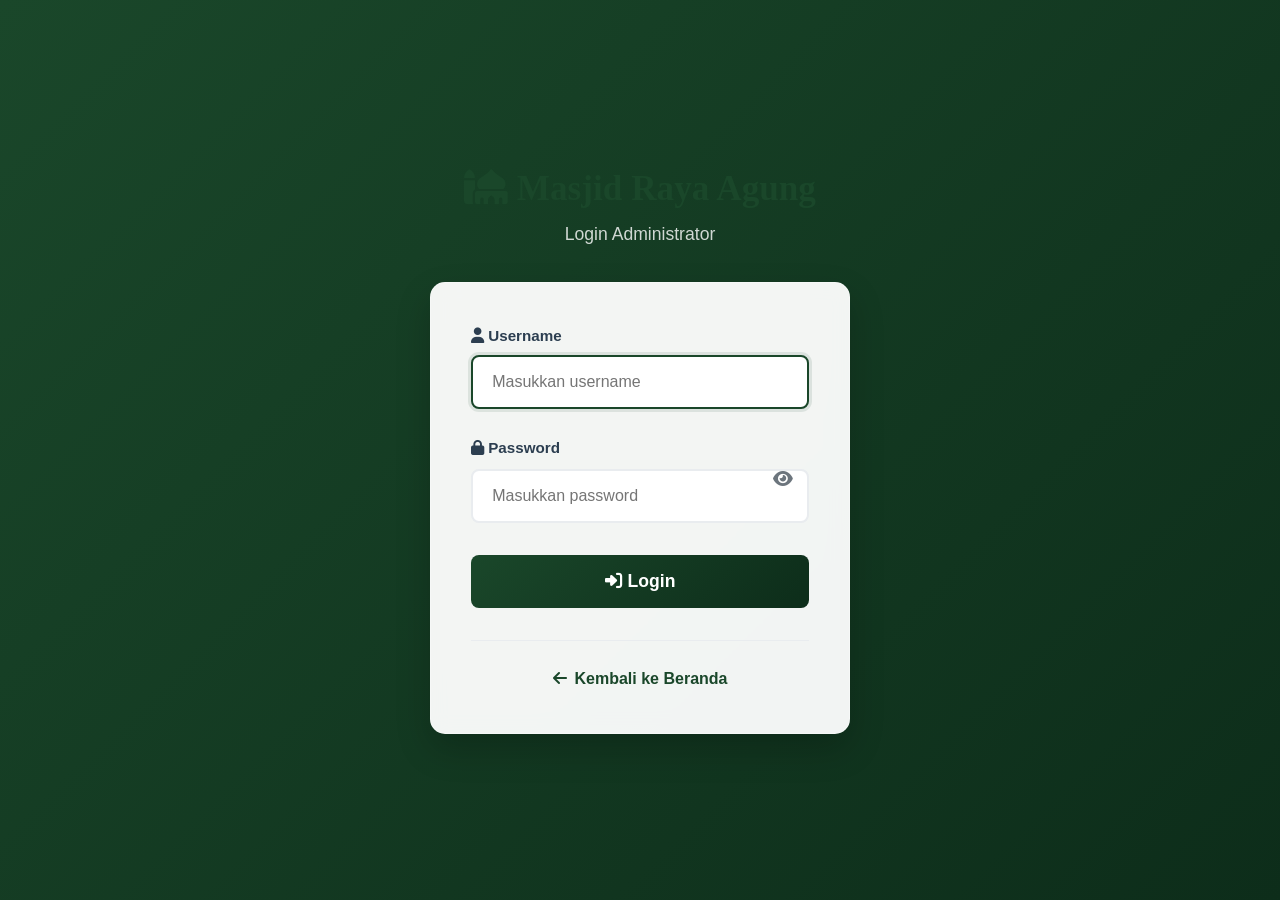
<file: riwayat_donasi.html>
<!DOCTYPE html>
<html lang="id">
<head>
    <meta charset="UTF-8">
    <meta name="viewport" content="width=device-width, initial-scale=1.0">
    <title>Riwayat Donasi - Masjid Raya Agung</title>
    <link rel="stylesheet" href="../css/style.css">
    <link rel="stylesheet" href="https://cdnjs.cloudflare.com/ajax/libs/font-awesome/6.4.0/css/all.min.css">
    <style>
        .admin-container {
            min-height: 100vh;
            background-color: #f8f9fa;
        }
        
        .admin-header {
            background: linear-gradient(135deg, var(--primary) 0%, var(--primary-dark) 100%);
            color: white;
            padding: 1rem 0;
            box-shadow: 0 2px 10px rgba(0,0,0,0.1);
        }
        
        .admin-nav {
            display: flex;
            justify-content: space-between;
            align-items: center;
        }
        
        .admin-nav h1 {
            margin: 0;
            color: white;
        }
        
        .admin-nav ul {
            display: flex;
            list-style: none;
            margin: 0;
            padding: 0;
        }
        
        .admin-nav ul li {
            margin-left: 1.5rem;
        }
        
        .admin-nav ul li a {
            color: white;
            text-decoration: none;
            padding: 0.5rem 1rem;
            border-radius: 5px;
            transition: background-color 0.3s ease;
        }
        
        .admin-nav ul li a:hover {
            background-color: rgba(255,255,255,0.1);
        }
        
        .admin-content {
            padding: 2rem 0;
        }
        
        .page-header {
            display: flex;
            justify-content: space-between;
            align-items: center;
            margin-bottom: 2rem;
        }
        
        .page-header h2 {
            margin: 0;
            color: var(--dark);
        }
        
        .back-link {
            color: var(--primary);
            text-decoration: none;
            font-weight: 600;
        }
        
        .back-link:hover {
            text-decoration: underline;
        }
        
        .table-container {
            background: white;
            padding: 1.5rem;
            border-radius: 10px;
            box-shadow: 0 5px 15px rgba(0,0,0,0.05);
            overflow-x: auto;
        }
        
        table {
            width: 100%;
            border-collapse: collapse;
            min-width: 800px;
        }
        
        table th, table td {
            padding: 0.8rem;
            text-align: left;
            border-bottom: 1px solid #dee2e6;
        }
        
        table th {
            background-color: var(--light);
            font-weight: 600;
            color: var(--dark);
        }
        
        .status-pending {
            background-color: #fff3cd;
            color: #856404;
            padding: 0.3rem 0.6rem;
            border-radius: 20px;
            font-size: 0.8rem;
            font-weight: 600;
        }
        
        .status-confirmed {
            background-color: #d1edff;
            color: #004085;
            padding: 0.3rem 0.6rem;
            border-radius: 20px;
            font-size: 0.8rem;
            font-weight: 600;
        }
        
        .btn-action {
            background: none;
            border: none;
            color: var(--primary);
            cursor: pointer;
            margin-right: 0.5rem;
            padding: 0.3rem 0.6rem;
            border-radius: 5px;
            transition: background-color 0.3s ease;
        }
        
        .btn-action:hover {
            background-color: var(--light);
        }
        
        .btn-verify {
            color: #27ae60;
        }
        
        .btn-delete {
            color: #e74c3c;
        }
        
        .alert {
            padding: 1rem;
            border-radius: 5px;
            margin-bottom: 1.5rem;
            display: none;
        }
        
        .alert-success {
            background-color: #d4edda;
            color: #155724;
            border: 1px solid #c3e6cb;
        }
        
        .alert-error {
            background-color: #f8d7da;
            color: #721c24;
            border: 1px solid #f5c6cb;
        }
        
        .filter-section {
            background: white;
            padding: 1.5rem;
            border-radius: 10px;
            margin-bottom: 1.5rem;
            display: flex;
            gap: 1rem;
            flex-wrap: wrap;
            align-items: center;
        }
        
        .filter-input {
            padding: 0.5rem;
            border: 1px solid #dee2e6;
            border-radius: 5px;
            flex: 1;
            min-width: 200px;
        }
        
        .filter-select {
            padding: 0.5rem;
            border: 1px solid #dee2e6;
            border-radius: 5px;
            min-width: 150px;
        }
        
        .btn-filter {
            background: var(--primary);
            color: white;
            border: none;
            padding: 0.5rem 1rem;
            border-radius: 5px;
            cursor: pointer;
        }
        
        .btn-filter:hover {
            background: var(--primary-dark);
        }
        
        @media (max-width: 768px) {
            .admin-nav {
                flex-direction: column;
                gap: 1rem;
            }
            
            .admin-nav ul {
                width: 100%;
                justify-content: center;
            }
            
            .page-header {
                flex-direction: column;
                align-items: flex-start;
                gap: 1rem;
            }
        }
    </style>
</head>
<body>
    <div class="admin-container">
        <header class="admin-header">
            <div class="container">
                <nav class="admin-nav">
                    <h1><i class="fas fa-history"></i> Riwayat Donasi</h1>
                    <ul>
                        <li><a href="admin.html"><i class="fas fa-tachometer-alt"></i> Dashboard</a></li>
                        <li><a href="#" id="logoutBtn"><i class="fas fa-sign-out-alt"></i> Logout</a></li>
                    </ul>
                </nav>
            </div>
        </header>
        
        <div class="admin-content container">
            <div class="page-header">
                <h2>Data Donasi Masjid Raya Agung</h2>
                <a href="admin.html" class="back-link"><i class="fas fa-arrow-left"></i> Kembali ke Dashboard</a>
            </div>
            
            <div class="alert alert-success" id="successAlert"></div>
            <div class="alert alert-error" id="errorAlert"></div>
            
            <div class="filter-section">
                <input type="text" class="filter-input" id="searchInput" placeholder="Cari nama atau email...">
                <select class="filter-select" id="statusFilter">
                    <option value="">Semua Status</option>
                    <option value="Menunggu Konfirmasi">Menunggu Konfirmasi</option>
                    <option value="Terverifikasi">Terverifikasi</option>
                </select>
                <select class="filter-select" id="typeFilter">
                    <option value="">Semua Tipe</option>
                    <option value="uang">Uang</option>
                    <option value="makanan">Makanan</option>
                    <option value="barang">Barang</option>
                </select>
                <button class="btn-filter" onclick="filterDonasi()"><i class="fas fa-search"></i> Filter</button>
                <button class="btn-filter" onclick="resetFilter()"><i class="fas fa-undo"></i> Reset</button>
            </div>
            
            <div class="table-container">
                <table id="donasiTable">
                    <thead>
                        <tr>
                            <th>Tanggal</th>
                            <th>Nama Donatur</th>
                            <th>Email</th>
                            <th>Jumlah/Detail</th>
                            <th>Metode</th>
                            <th>Status</th>
                            <th>Aksi</th>
                        </tr>
                    </thead>
                    <tbody id="donasiTableBody">
                        <!-- Data akan diisi oleh JavaScript -->
                    </tbody>
                </table>
            </div>
        </div>
    </div>

    <script>
        // Cek login
        if (localStorage.getItem('admin_logged_in') !== 'true') {
            window.location.href = 'login.html';
        }

        // Data donasi dari localStorage
        let donasiData = JSON.parse(localStorage.getItem('donasiData')) || [];
        let filteredData = [...donasiData];

        // Tampilkan donasi
        function displayDonasi(data) {
            const tbody = document.getElementById('donasiTableBody');
            
            if (data.length > 0) {
                tbody.innerHTML = data.sort((a, b) => new Date(b.timestamp) - new Date(a.timestamp)).map(donasi => {
                    let jumlahDisplay = donasi.detail;
                    if (donasi.tipe === 'uang') {
                        const angka = parseInt(donasi.detail.replace(/\D/g, '')) || 0;
                        jumlahDisplay = `Rp ${angka.toLocaleString('id-ID')}`;
                    }
                    
                    return `
                        <tr>
                            <td>${donasi.timestamp || '-'}</td>
                            <td>${donasi.nama}</td>
                            <td>${donasi.email}</td>
                            <td>${jumlahDisplay}</td>
                            <td>${donasi.metodeVerif === 'otp' ? 'WhatsApp' : donasi.metodeVerif}</td>
                            <td>
                                <span class="status-${donasi.status === 'Menunggu Konfirmasi' ? 'pending' : 'confirmed'}">
                                    ${donasi.status}
                                </span>
                            </td>
                            <td>
                                ${donasi.status === 'Menunggu Konfirmasi' ? 
                                    `<button class="btn-action btn-verify" onclick="verifikasiDonasi(${donasi.id})" title="Verifikasi">
                                        <i class="fas fa-check"></i>
                                    </button>` : ''}
                                <button class="btn-action btn-delete" onclick="hapusDonasi(${donasi.id})" title="Hapus">
                                    <i class="fas fa-trash"></i>
                                </button>
                            </td>
                        </tr>
                    `;
                }).join('');
            } else {
                tbody.innerHTML = '<tr><td colspan="7" style="text-align: center;">Tidak ada data donasi</td></tr>';
            }
        }

        // Filter donasi
        window.filterDonasi = function() {
            const searchTerm = document.getElementById('searchInput').value.toLowerCase();
            const statusFilter = document.getElementById('statusFilter').value;
            const typeFilter = document.getElementById('typeFilter').value;
            
            filteredData = donasiData.filter(donasi => {
                const matchSearch = donasi.nama.toLowerCase().includes(searchTerm) || 
                                   donasi.email.toLowerCase().includes(searchTerm);
                const matchStatus = !statusFilter || donasi.status === statusFilter;
                const matchType = !typeFilter || donasi.tipe === typeFilter;
                
                return matchSearch && matchStatus && matchType;
            });
            
            displayDonasi(filteredData);
        }

        // Reset filter
        window.resetFilter = function() {
            document.getElementById('searchInput').value = '';
            document.getElementById('statusFilter').value = '';
            document.getElementById('typeFilter').value = '';
            filteredData = [...donasiData];
            displayDonasi(filteredData);
        }

        // Verifikasi donasi
        window.verifikasiDonasi = function(id) {
            if (confirm('Verifikasi donasi ini?')) {
                const index = donasiData.findIndex(d => d.id === id);
                if (index !== -1) {
                    donasiData[index].status = 'Terverifikasi';
                    localStorage.setItem('donasiData', JSON.stringify(donasiData));
                    filteredData = [...donasiData];
                    showSuccess('Donasi berhasil diverifikasi');
                    displayDonasi(filteredData);
                }
            }
        }

        // Hapus donasi
        window.hapusDonasi = function(id) {
            if (confirm('Hapus donasi ini?')) {
                donasiData = donasiData.filter(d => d.id !== id);
                localStorage.setItem('donasiData', JSON.stringify(donasiData));
                filteredData = [...donasiData];
                showSuccess('Donasi berhasil dihapus');
                displayDonasi(filteredData);
            }
        }

        // Tampilkan pesan sukses
        function showSuccess(message) {
            const alert = document.getElementById('successAlert');
            alert.textContent = message;
            alert.style.display = 'block';
            setTimeout(() => {
                alert.style.display = 'none';
            }, 3000);
        }

        // Tampilkan pesan error
        function showError(message) {
            const alert = document.getElementById('errorAlert');
            alert.textContent = message;
            alert.style.display = 'block';
            setTimeout(() => {
                alert.style.display = 'none';
            }, 3000);
        }

        // Logout
        document.getElementById('logoutBtn').addEventListener('click', function(e) {
            e.preventDefault();
            if (confirm('Yakin ingin logout?')) {
                localStorage.removeItem('admin_logged_in');
                localStorage.removeItem('admin_username');
                localStorage.removeItem('admin_login_time');
                window.location.href = 'login.html?logout=success';
            }
        });

        // Inisialisasi
        displayDonasi(donasiData);
    </script>
</body>
</html>
</file>
<file: css/style.css>
:root {
    --primary: #1a472a;
    --primary-dark: #0d2d1a;
    --primary-light: #2d5a3d;
    --secondary: #d4af37;
    --accent: #8b4513;
    --light: #f8f9fa;
    --dark: #2c3e50;
    --gray: #6c757d;
    --success: #27ae60;
    --danger: #e74c3c;
    --warning: #f39c12;
    --info: #3498db;
    --text: #34495e;
    --bg-light: #fefefe;
    /* Warna putih yang lebih soft */
    --border: #e9ecef;
    --gradient-primary: linear-gradient(135deg, var(--primary) 0%, var(--primary-dark) 100%);
    --gradient-gold: linear-gradient(135deg, var(--secondary) 0%, #f1c40f 100%);
    --shadow-sm: 0 2px 10px rgba(0, 0, 0, 0.08);
    --shadow-md: 0 5px 20px rgba(0, 0, 0, 0.12);
    --shadow-lg: 0 10px 30px rgba(0, 0, 0, 0.15);
    --border-radius: 12px;
    --transition: all 0.4s cubic-bezier(0.25, 0.46, 0.45, 0.94);
}

* {
    margin: 0;
    padding: 0;
    box-sizing: border-box;
}

html {
    scroll-behavior: smooth;
}

body {
    padding-top: var(--header-height);
    font-family: 'Segoe UI', 'Open Sans', Tahoma, Geneva, Verdana, sans-serif;
    line-height: 1.7;
    color: var(--text);
    background-color: var(--bg-light);
    overflow-x: hidden;
    font-weight: 400;
}

/* Background sections yang menggunakan putih */
.tentang {
    padding: 6rem 0;
    background: var(--bg-light);
    position: relative;
}

.kegiatan {
    padding: 6rem 0;
    background: var(--bg-light);
    position: relative;
}

.kontak {
    padding: 6rem 0;
    background: var(--bg-light);
    position: relative;
}

.donasi {
    padding: 6rem 0;
    background: #ffffff;
    /* Tetap putih murni untuk kontras */
    position: relative;
}

/* Background untuk card dan elemen lainnya */
.feature-item,
.kegiatan-item,
.visi,
.misi,
.donasi-total,
.bank-item,
.kontak-item,
.kontak-form {
    background: #ffffff;
    box-shadow: var(--shadow-sm);
}

/* Background yang lebih soft untuk form */
.donasi-form,
.kontak-form input,
.kontak-form textarea {
    background: #fafafa;
}

.container {
    width: 90%;
    max-width: 1200px;
    margin: 0 auto;
    padding: 0 15px;
}

h1,
h2,
h3,
h4,
h5,
h6 {
    font-family: 'Amiri', 'Times New Roman', serif;
    margin-bottom: 1.2rem;
    color: var(--primary);
    font-weight: 700;
    line-height: 1.3;
}

h2 {
    font-size: 2.8rem;
    text-align: center;
    margin-bottom: 1.5rem;
    position: relative;
}

p {
    margin-bottom: 1.2rem;
    color: var(--text);
    font-size: 1.05rem;
    line-height: 1.7;
}

a {
    text-decoration: none;
    color: inherit;
    transition: var(--transition);
}

.btn {
    display: inline-flex;
    align-items: center;
    justify-content: center;
    padding: 0.9rem 2rem;
    border-radius: 50px;
    font-weight: 600;
    text-align: center;
    cursor: pointer;
    transition: var(--transition);
    border: none;
    font-family: inherit;
    font-size: 1rem;
    gap: 0.5rem;
    position: relative;
    overflow: hidden;
}

.btn:before {
    content: '';
    position: absolute;
    top: 0;
    left: -100%;
    width: 100%;
    height: 100%;
    background: linear-gradient(90deg, transparent, rgba(255, 255, 255, 0.3), transparent);
    transition: left 0.7s;
}

.btn:hover:before {
    left: 100%;
}

.btn-primary {
    background: var(--gradient-primary);
    color: white;
    box-shadow: var(--shadow-sm);
}

.btn-primary:hover {
    transform: translateY(-3px);
    box-shadow: var(--shadow-md);
}

.btn-secondary {
    background: transparent;
    color: var(--primary);
    border: 2px solid var(--primary);
    box-shadow: var(--shadow-sm);
}

.btn-secondary:hover {
    background: var(--primary);
    color: white;
    transform: translateY(-3px);
    box-shadow: var(--shadow-md);
}

.btn-gold {
    background: var(--gradient-gold);
    color: var(--dark);
    box-shadow: var(--shadow-sm);
}

.btn-gold:hover {
    transform: translateY(-3px);
    box-shadow: var(--shadow-md);
}

/* PERBAIKAN: Tombol Login Admin */
.btn-login {
    background: var(--gradient-gold);
    color: var(--dark);
    padding: 0.6rem 1.2rem;
    border-radius: 25px;
    font-weight: 600;
    font-size: 0.9rem;
    transition: var(--transition);
    border: none;
    text-decoration: none;
    display: inline-flex;
    align-items: center;
    gap: 0.5rem;
}

.btn-login:hover {
    transform: translateY(-2px);
    box-shadow: var(--shadow-sm);
    color: var(--dark);
}

/* Header */
:root {
    --header-height: 80px;
}

header {
    background: rgba(255, 255, 255, 0.98);
    backdrop-filter: blur(10px);
    box-shadow: var(--shadow-sm);
    position: fixed;
    width: 100%;
    top: 0;
    z-index: 1000;
    transition: var(--transition);
    border-bottom: 1px solid rgba(0, 0, 0, 0.1);
}

header.scrolled {
    background: rgba(255, 255, 255, 0.98);
    box-shadow: var(--shadow-md);
    padding: 0.3rem 0;
}

header .container {
    display: flex;
    justify-content: space-between;
    align-items: center;
    padding: 1rem 15px;
}

.logo {
    display: flex;
    align-items: center;
    gap: 1rem;
}

.logo img {
    height: 55px;
    width: auto;
    border-radius: 8px;
    box-shadow: var(--shadow-sm);
}

.logo-text h1 {
    font-size: 1.6rem;
    color: var(--primary);
    margin: 0;
    line-height: 1.2;
    font-weight: 700;
}

.logo-text p {
    font-size: 0.75rem;
    color: var(--gray);
    margin: 0;
    font-weight: 500;
    letter-spacing: 0.5px;
}

/* PERBAIKAN: Navigasi untuk Desktop */
nav ul {
    display: flex;
    list-style: none;
    gap: 1.5rem;
    margin: 0;
    padding: 0;
    align-items: center;
}

nav ul li a {
    color: var(--dark);
    font-weight: 600;
    font-size: 0.95rem;
    position: relative;
    padding: 0.5rem 0;
    transition: var(--transition);
}

nav ul li a:after {
    content: '';
    position: absolute;
    width: 0;
    height: 2px;
    bottom: 0;
    left: 0;
    background: var(--gradient-gold);
    transition: var(--transition);
}

nav ul li a:hover:after,
nav ul li a.active:after {
    width: 100%;
}

nav ul li a:hover {
    color: var(--primary);
}

.mobile-menu {
    display: none;
    font-size: 1.5rem;
    cursor: pointer;
    color: var(--primary);
    background: none;
    border: none;
    padding: 0.5rem;
    z-index: 1001;
}

/* Hero Section */
.hero {
    scroll-margin-top: var(--header-height);
    background:
        linear-gradient(135deg, rgba(26, 71, 42, 0.85) 0%, rgba(13, 45, 26, 0.9) 100%),
url('images/background.jpg');
    background-size: cover;
    background-position: center;
    background-attachment: fixed;
    min-height: 100vh;
    display: flex;
    flex-direction: column;
    justify-content: center;
    color: white;
    position: relative;
    overflow: hidden;
}

.hero:before {
    content: '';
    position: absolute;
    top: 0;
    left: 0;
    right: 0;
    bottom: 0;
    background: url("data:image/svg+xml,%3Csvg width='100' height='100' viewBox='0 0 100 100' xmlns='http://www.w3.org/2000/svg'%3E%3Cpath d='M11 18c3.866 0 7-3.134 7-7s-3.134-7-7-7-7 3.134-7 7 3.134 7 7 7zm48 25c3.866 0 7-3.134 7-7s-3.134-7-7-7-7 3.134-7 7 3.134 7 7 7zm-43-7c1.657 0 3-1.343 3-3s-1.343-3-3-3-3 1.343-3 3 1.343 3 3 3zm63 31c1.657 0 3-1.343 3-3s-1.343-3-3-3-3 1.343-3 3 1.343 3 3 3zM34 90c1.657 0 3-1.343 3-3s-1.343-3-3-3-3 1.343-3 3 1.343 3 3 3zm56-76c1.657 0 3-1.343 3-3s-1.343-3-3-3-3 1.343-3 3 1.343 3 3 3zM12 86c2.21 0 4-1.79 4-4s-1.79-4-4-4-4 1.79-4 4 1.79 4 4 4zm28-65c2.21 0 4-1.79 4-4s-1.79-4-4-4-4 1.79-4 4 1.79 4 4 4zm23-11c2.76 0 5-2.24 5-5s-2.24-5-5-5-5 2.24-5 5 2.24 5 5 5zm-6 60c2.21 0 4-1.79 4-4s-1.79-4-4-4-4 1.79-4 4 1.79 4 4 4zm29 22c2.76 0 5-2.24 5-5s-2.24-5-5-5-5 2.24-5 5 2.24 5 5 5zM32 63c2.76 0 5-2.24 5-5s-2.24-5-5-5-5 2.24-5 5 2.24 5 5 5zm57-13c2.76 0 5-2.24 5-5s-2.24-5-5-5-5 2.24-5 5 2.24 5 5 5zm-9-21c1.105 0 2-.895 2-2s-.895-2-2-2-2 .895-2 2 .895 2 2 2zM60 91c1.105 0 2-.895 2-2s-.895-2-2-2-2 .895-2 2 .895 2 2 2zM35 41c1.105 0 2-.895 2-2s-.895-2-2-2-2 .895-2 2 .895 2 2 2zM12 60c1.105 0 2-.895 2-2s-.895-2-2-2-2 .895-2 2 .895 2 2 2z' fill='%23d4af37' fill-opacity='0.1' fill-rule='evenodd'/%3E%3C/svg%3E");
    opacity: 0.3;
}

.hero-overlay {
    flex: 1;
    display: flex;
    align-items: center;
    position: relative;
    z-index: 2;
}

.hero-content {
    text-align: center;
    max-width: 850px;
    margin: 0 auto;
    padding: 2rem 0;
}

.hero-content h2 {
    font-size: 3.8rem;
    color: white;
    margin-bottom: 1.5rem;
    text-shadow: 2px 2px 8px rgba(0, 0, 0, 0.3);
    font-weight: 700;
    line-height: 1.2;
}

.hero-content p {
    font-size: 1.4rem;
    margin-bottom: 2.5rem;
    color: rgba(255, 255, 255, 0.9);
    font-weight: 300;
    line-height: 1.6;
}

.hero-buttons {
    display: flex;
    justify-content: center;
    gap: 1.5rem;
    flex-wrap: wrap;
}

.hero-features {
    background: rgba(255, 255, 255, 0.95);
    backdrop-filter: blur(10px);
    padding: 2.5rem 0;
    position: relative;
    z-index: 2;
    border-top: 1px solid rgba(255, 255, 255, 0.2);
}

.features-grid {
    display: grid;
    grid-template-columns: repeat(3, 1fr);
    gap: 2rem;
}

.feature-item {
    text-align: center;
    padding: 2rem 1.5rem;
    background: white;
    border-radius: var(--border-radius);
    box-shadow: var(--shadow-sm);
    transition: var(--transition);
    border: 1px solid var(--border);
}

.feature-item:hover {
    transform: translateY(-5px);
    box-shadow: var(--shadow-md);
}

.feature-item i {
    font-size: 3rem;
    background: var(--gradient-primary);
    -webkit-background-clip: text;
    background-clip: text;
    color: transparent;
    margin-bottom: 1.5rem;
    display: inline-block;
}

.feature-item h3 {
    margin-bottom: 1rem;
    font-size: 1.4rem;
    color: var(--primary);
}

.feature-item p {
    margin: 0;
    color: var(--gray);
    font-size: 1rem;
}

/* Section Header */
.section-header {
    text-align: center;
    margin-bottom: 4rem;
    position: relative;
}

.section-header h2 {
    position: relative;
    display: inline-block;
    margin-bottom: 1.5rem;
    font-size: 2.8rem;
}

.section-header h2:after {
    content: '';
    position: absolute;
    width: 80px;
    height: 4px;
    background: var(--gradient-gold);
    bottom: -15px;
    left: 50%;
    transform: translateX(-50%);
    border-radius: 2px;
}

.section-header p {
    font-size: 1.2rem;
    max-width: 650px;
    margin: 2rem auto 0;
    color: var(--gray);
    font-weight: 400;
    line-height: 1.6;
}

/* Tentang Section */
.tentang {
    padding: 6rem 0;
    background: var(--bg-light);
    position: relative;
}

.tentang:before {
    content: '';
    position: absolute;
    top: 0;
    left: 0;
    right: 0;
    height: 1px;
    background: linear-gradient(90deg, transparent, var(--border), transparent);
}

.tentang-content {
    display: grid;
    grid-template-columns: 1fr 1fr;
    gap: 4rem;
    align-items: center;
}

.tentang-text {
    padding-right: 1rem;
}

.tentang-text p {
    font-size: 1.1rem;
    line-height: 1.8;
    margin-bottom: 2rem;
    color: var(--text);
}

.visi-misi {
    display: grid;
    grid-template-columns: 1fr 1fr;
    gap: 2rem;
    margin-top: 2.5rem;
}

.visi,
.misi {
    padding: 2rem 1.5rem;
    background: white;
    border-radius: var(--border-radius);
    box-shadow: var(--shadow-sm);
    border-left: 4px solid var(--secondary);
    transition: var(--transition);
}

.visi:hover,
.misi:hover {
    transform: translateY(-3px);
    box-shadow: var(--shadow-md);
}

.visi h3,
.misi h3 {
    display: flex;
    align-items: center;
    gap: 0.8rem;
    margin-bottom: 1.2rem;
    font-size: 1.3rem;
    color: var(--primary);
}

.visi h3 i,
.misi h3 i {
    background: var(--gradient-gold);
    -webkit-background-clip: text;
    background-clip: text;
    color: transparent;
    font-size: 1.5rem;
}

.visi p,
.misi p {
    margin: 0;
    color: var(--text);
    line-height: 1.6;
}

.tentang-image {
    position: relative;
    border-radius: var(--border-radius);
    overflow: hidden;
    box-shadow: var(--shadow-lg);
    transform: perspective(1000px) rotateY(-5deg);
    transition: var(--transition);
}

.tentang-image:hover {
    transform: perspective(1000px) rotateY(0deg);
}

.tentang-image img {
    width: 100%;
    height: auto;
    display: block;
    transition: var(--transition);
}

.tentang-image:hover img {
    transform: scale(1.05);
}

.image-overlay {
    position: absolute;
    bottom: 0;
    left: 0;
    right: 0;
    background: linear-gradient(transparent, rgba(0, 0, 0, 0.8));
    color: white;
    padding: 2.5rem 2rem;
}

.image-overlay h3 {
    color: white;
    margin-bottom: 0.5rem;
    font-size: 1.5rem;
}

.image-overlay p {
    color: rgba(255, 255, 255, 0.9);
    margin: 0;
    font-size: 1rem;
}

/* Jadwal Section */
.jadwal {
    padding: 6rem 0;
    background: var(--gradient-primary);
    color: white;
    position: relative;
}

.jadwal:before {
    content: '';
    position: absolute;
    top: 0;
    left: 0;
    right: 0;
    bottom: 0;
    background: url("data:image/svg+xml,%3Csvg width='60' height='60' viewBox='0 0 60 60' xmlns='http://www.w3.org/2000/svg'%3E%3Cg fill='none' fill-rule='evenodd'%3E%3Cg fill='%23ffffff' fill-opacity='0.05'%3E%3Cpath d='M36 34v-4h-2v4h-4v2h4v4h2v-4h4v-2h-4zm0-30V0h-2v4h-4v2h4v4h2V6h4V4h-4zM6 34v-4H4v4H0v2h4v4h2v-4h4v-2H6zM6 4V0H4v4H0v2h4v4h2V6h4V4H6z'/%3E%3C/g%3E%3C/g%3E%3C/svg%3E");
}

.jadwal .section-header h2 {
    color: white;
}

.jadwal .section-header p {
    color: rgba(255, 255, 255, 0.85);
}

.jadwal-container {
    background: rgba(255, 255, 255, 0.1);
    backdrop-filter: blur(15px);
    border-radius: var(--border-radius);
    padding: 3rem;
    box-shadow: var(--shadow-lg);
    border: 1px solid rgba(255, 255, 255, 0.2);
    position: relative;
    z-index: 2;
}

.jadwal-header {
    text-align: center;
    margin-bottom: 2.5rem;
    padding-bottom: 1.5rem;
    border-bottom: 1px solid rgba(255, 255, 255, 0.3);
}

.jadwal-header h3 {
    font-size: 1.8rem;
    margin-bottom: 0.8rem;
    color: white;
}

.jadwal-header p {
    color: rgba(255, 255, 255, 0.9);
    margin: 0;
    font-size: 1.1rem;
}

.jadwal-list {
    margin-bottom: 2rem;
}

.jadwal-item {
    display: flex;
    justify-content: space-between;
    align-items: center;
    padding: 1.2rem 1.5rem;
    border-bottom: 1px solid rgba(255, 255, 255, 0.15);
    transition: var(--transition);
    border-radius: 8px;
}

.jadwal-item:hover {
    background: rgba(255, 255, 255, 0.1);
    transform: translateX(5px);
}

.jadwal-item:last-child {
    border-bottom: none;
}

.jadwal-nama {
    font-size: 1.2rem;
    font-weight: 600;
    display: flex;
    align-items: center;
    gap: 1rem;
}

.jadwal-nama:before {
    content: '🕌';
    font-size: 1.1rem;
    opacity: 0.8;
}

.jadwal-waktu {
    font-size: 1.5rem;
    font-weight: 700;
    color: var(--secondary);
    text-shadow: 0 2px 4px rgba(0, 0, 0, 0.3);
}

.jadwal-note {
    text-align: center;
    font-style: italic;
    font-size: 0.95rem;
    color: rgba(255, 255, 255, 0.8);
    padding-top: 1.5rem;
    border-top: 1px solid rgba(255, 255, 255, 0.2);
}

.jadwal-note i {
    margin-right: 0.5rem;
    color: var(--secondary);
}

.loading {
    text-align: center;
    padding: 3rem;
    color: rgba(255, 255, 255, 0.9);
    font-size: 1.1rem;
}

/* Kegiatan Section */
.kegiatan {
    padding: 6rem 0;
    background: var(--bg-light);
    position: relative;
}

.kegiatan-grid {
    display: grid;
    grid-template-columns: repeat(auto-fit, minmax(300px, 1fr));
    gap: 2.5rem;
}

.kegiatan-item {
    background: white;
    padding: 3rem 2rem;
    border-radius: var(--border-radius);
    text-align: center;
    transition: var(--transition);
    box-shadow: var(--shadow-sm);
    position: relative;
    overflow: hidden;
    border: 1px solid var(--border);
}

.kegiatan-item:before {
    content: '';
    position: absolute;
    top: 0;
    left: 0;
    width: 100%;
    height: 5px;
    background: var(--gradient-gold);
}

.kegiatan-item:after {
    content: '';
    position: absolute;
    top: -50%;
    left: -50%;
    width: 200%;
    height: 200%;
    background: linear-gradient(45deg, transparent, rgba(212, 175, 55, 0.1), transparent);
    transform: rotate(45deg);
    transition: var(--transition);
    opacity: 0;
}

.kegiatan-item:hover:after {
    opacity: 1;
    animation: shine 1.5s;
}

@keyframes shine {
    0% {
        transform: rotate(45deg) translateX(-100%);
    }

    100% {
        transform: rotate(45deg) translateX(100%);
    }
}

.kegiatan-item:hover {
    transform: translateY(-8px);
    box-shadow: var(--shadow-lg);
}

.kegiatan-icon {
    font-size: 3.5rem;
    background: var(--gradient-primary);
    -webkit-background-clip: text;
    background-clip: text;
    color: transparent;
    margin-bottom: 1.8rem;
    display: inline-block;
}

.kegiatan-item h3 {
    margin-bottom: 1.2rem;
    font-size: 1.5rem;
    color: var(--primary);
}

.kegiatan-item p {
    margin-bottom: 1.8rem;
    color: var(--text);
    line-height: 1.6;
}

.kegiatan-tag {
    display: inline-block;
    background: var(--gradient-primary);
    color: white;
    padding: 0.5rem 1.2rem;
    border-radius: 25px;
    font-size: 0.85rem;
    font-weight: 600;
    letter-spacing: 0.5px;
    box-shadow: var(--shadow-sm);
}

/* Donasi Section */
.donasi {
    padding: 6rem 0;
    background: white;
    position: relative;
}

.donasi:before {
    content: '';
    position: absolute;
    top: 0;
    left: 0;
    right: 0;
    height: 1px;
    background: linear-gradient(90deg, transparent, var(--border), transparent);
}

.donasi-content {
    display: grid;
    grid-template-columns: 1fr 1fr;
    gap: 4rem;
    align-items: start;
}

.donasi-info h3 {
    font-size: 2rem;
    margin-bottom: 1.8rem;
    color: var(--primary);
}

.donasi-info p {
    margin-bottom: 1.8rem;
    font-size: 1.1rem;
    line-height: 1.7;
}

.donasi-info ul {
    list-style: none;
    margin-bottom: 2.5rem;
}

.donasi-info ul li {
    margin-bottom: 1rem;
    display: flex;
    align-items: center;
    gap: 1rem;
    font-size: 1.05rem;
}

.donasi-info ul li i {
    color: var(--success);
    font-size: 1.2rem;
    background: rgba(39, 174, 96, 0.1);
    padding: 0.5rem;
    border-radius: 50%;
}

.donasi-total {
    background: var(--bg-light);
    padding: 2rem;
    border-radius: var(--border-radius);
    border-left: 4px solid var(--secondary);
    box-shadow: var(--shadow-sm);
}

.donasi-total h4 {
    margin-bottom: 1rem;
    font-size: 1.3rem;
    color: var(--primary);
    display: flex;
    align-items: center;
    gap: 0.8rem;
}

.donasi-total h4:before {
    content: '💰';
    font-size: 1.2rem;
}

.total-amount {
    font-size: 2.5rem;
    font-weight: 700;
    color: var(--primary);
    margin-bottom: 1.5rem;
    text-shadow: 0 2px 4px rgba(0, 0, 0, 0.1);
}

.progress-bar {
    height: 12px;
    background-color: var(--border);
    border-radius: 10px;
    overflow: hidden;
    margin-bottom: 1rem;
    box-shadow: inset 0 1px 3px rgba(0, 0, 0, 0.1);
}

.progress {
    height: 100%;
    background: var(--gradient-primary);
    border-radius: 10px;
    transition: width 1s ease-in-out;
    position: relative;
}

.progress:after {
    content: '';
    position: absolute;
    top: 0;
    left: 0;
    right: 0;
    bottom: 0;
    background: linear-gradient(90deg, transparent, rgba(255, 255, 255, 0.4), transparent);
    animation: shimmer 2s infinite;
}

@keyframes shimmer {
    0% {
        transform: translateX(-100%);
    }

    100% {
        transform: translateX(100%);
    }
}

.progress-text {
    font-size: 0.95rem;
    color: var(--gray);
    margin: 0;
    text-align: center;
}

.donasi-methods h3 {
    font-size: 2rem;
    margin-bottom: 1.8rem;
    color: var(--primary);
}

.method-tabs {
    display: flex;
    margin-bottom: 2rem;
    border-bottom: 2px solid var(--border);
    gap: 0.5rem;
}

.tab-button {
    padding: 1rem 2rem;
    background: none;
    border: none;
    font-weight: 600;
    color: var(--gray);
    cursor: pointer;
    position: relative;
    transition: var(--transition);
    border-radius: 8px 8px 0 0;
    font-size: 1rem;
}

.tab-button.active {
    color: var(--primary);
    background: var(--bg-light);
}

.tab-button.active:after {
    content: '';
    position: absolute;
    bottom: -2px;
    left: 0;
    width: 100%;
    height: 3px;
    background: var(--gradient-gold);
}

.tab-button:hover {
    color: var(--primary);
    background: var(--bg-light);
}

.tab-content {
    display: none;
    animation: fadeIn 0.5s ease-in;
}

@keyframes fadeIn {
    from {
        opacity: 0;
        transform: translateY(10px);
    }

    to {
        opacity: 1;
        transform: translateY(0);
    }
}

.tab-content.active {
    display: block;
}

.qris-container {
    text-align: center;
    padding: 1rem;
}

.qris-image {
    max-width: 280px;
    border: 2px solid var(--border);
    border-radius: var(--border-radius);
    padding: 1.5rem;
    margin-bottom: 1.5rem;
    background: white;
    box-shadow: var(--shadow-sm);
    transition: var(--transition);
}

.qris-image:hover {
    transform: scale(1.02);
    box-shadow: var(--shadow-md);
}

.bank-list {
    margin-bottom: 2.5rem;
}

.bank-item {
    background: var(--bg-light);
    padding: 1.8rem;
    border-radius: var(--border-radius);
    margin-bottom: 1.5rem;
    border: 1px solid var(--border);
    transition: var(--transition);
}

.bank-item:hover {
    transform: translateX(5px);
    box-shadow: var(--shadow-sm);
}

.bank-item h4 {
    margin-bottom: 0.8rem;
    color: var(--primary);
    font-size: 1.2rem;
    display: flex;
    align-items: center;
    gap: 0.8rem;
}

.bank-item h4:before {
    content: '🏦';
    font-size: 1.1rem;
}

.bank-item p {
    margin-bottom: 0.5rem;
    color: var(--text);
}

.bank-item strong {
    color: var(--primary);
}

.donasi-form {
    background: var(--bg-light);
    padding: 2rem;
    border-radius: var(--border-radius);
    box-shadow: var(--shadow-sm);
    border: 1px solid var(--border);
}

.donasi-form h4 {
    margin-bottom: 1.5rem;
    text-align: center;
    color: var(--primary);
    font-size: 1.3rem;
}

.donasi-form input,
.donasi-form select,
.donasi-form textarea {
    width: 100%;
    padding: 1rem 1.2rem;
    margin-bottom: 1.2rem;
    border: 2px solid var(--border);
    border-radius: 8px;
    font-family: inherit;
    font-size: 1rem;
    transition: var(--transition);
    background: white;
}

.donasi-form input:focus,
.donasi-form select:focus,
.donasi-form textarea:focus {
    outline: none;
    border-color: var(--primary);
    box-shadow: 0 0 0 3px rgba(26, 71, 42, 0.1);
    transform: translateY(-2px);
}

.donasi-form button {
    width: 100%;
    background: var(--gradient-primary);
    color: white;
    border: none;
    padding: 1.2rem;
    border-radius: 8px;
    font-weight: 600;
    cursor: pointer;
    transition: var(--transition);
    font-size: 1.1rem;
    margin-top: 0.5rem;
}

.donasi-form button:hover {
    transform: translateY(-3px);
    box-shadow: var(--shadow-md);
}

/* Kontak Section */
.kontak {
    padding: 6rem 0;
    background: var(--bg-light);
    position: relative;
}

.kontak-content {
    display: grid;
    grid-template-columns: 1fr 1fr;
    gap: 4rem;
}

.kontak-info {
    display: flex;
    flex-direction: column;
    gap: 1.8rem;
}

.kontak-item {
    display: flex;
    align-items: flex-start;
    gap: 1.5rem;
    padding: 2rem;
    background: white;
    border-radius: var(--border-radius);
    box-shadow: var(--shadow-sm);
    transition: var(--transition);
    border: 1px solid var(--border);
}

.kontak-item:hover {
    transform: translateY(-5px);
    box-shadow: var(--shadow-md);
}

.kontak-item i {
    font-size: 1.8rem;
    background: var(--gradient-primary);
    -webkit-background-clip: text;
    background-clip: text;
    color: transparent;
    margin-top: 0.2rem;
    flex-shrink: 0;
}

.kontak-item h3 {
    margin-bottom: 0.8rem;
    font-size: 1.3rem;
    color: var(--primary);
}

.kontak-item p {
    margin: 0;
    color: var(--text);
    line-height: 1.6;
}

.kontak-form {
    background: white;
    padding: 2.5rem;
    border-radius: var(--border-radius);
    box-shadow: var(--shadow-lg);
    border: 1px solid var(--border);
}

.kontak-form h3 {
    margin-bottom: 2rem;
    text-align: center;
    color: var(--primary);
    font-size: 1.8rem;
}

.kontak-form input,
.kontak-form textarea {
    width: 100%;
    padding: 1rem 1.2rem;
    margin-bottom: 1.5rem;
    border: 2px solid var(--border);
    border-radius: 8px;
    font-family: inherit;
    font-size: 1rem;
    transition: var(--transition);
    background: var(--bg-light);
}

.kontak-form input:focus,
.kontak-form textarea:focus {
    outline: none;
    border-color: var(--primary);
    box-shadow: 0 0 0 3px rgba(26, 71, 42, 0.1);
    background: white;
    transform: translateY(-2px);
}

.kontak-form textarea {
    resize: vertical;
    min-height: 150px;
}

.kontak-form button {
    width: 100%;
    background: var(--gradient-primary);
    color: white;
    border: none;
    padding: 1.2rem;
    border-radius: 8px;
    font-weight: 600;
    cursor: pointer;
    transition: var(--transition);
    font-size: 1.1rem;
    margin-top: 0.5rem;
}

.kontak-form button:hover {
    transform: translateY(-3px);
    box-shadow: var(--shadow-md);
}

/* Footer */
footer {
    background: var(--gradient-primary);
    color: white;
    padding: 4rem 0 1.5rem;
    position: relative;
}

footer:before {
    content: '';
    position: absolute;
    top: 0;
    left: 0;
    right: 0;
    bottom: 0;
    background: url("data:image/svg+xml,%3Csvg width='100' height='100' viewBox='0 0 100 100' xmlns='http://www.w3.org/2000/svg'%3E%3Cpath d='M11 18c3.866 0 7-3.134 7-7s-3.134-7-7-7-7 3.134-7 7 3.134 7 7 7zm48 25c3.866 0 7-3.134 7-7s-3.134-7-7-7-7 3.134-7 7 3.134 7 7 7zm-43-7c1.657 0 3-1.343 3-3s-1.343-3-3-3-3 1.343-3 3 1.343 3 3 3zm63 31c1.657 0 3-1.343 3-3s-1.343-3-3-3-3 1.343-3 3 1.343 3 3 3zM34 90c1.657 0 3-1.343 3-3s-1.343-3-3-3-3 1.343-3 3 1.343 3 3 3zm56-76c1.657 0 3-1.343 3-3s-1.343-3-3-3-3 1.343-3 3 1.343 3 3 3zM12 86c2.21 0 4-1.79 4-4s-1.79-4-4-4-4 1.79-4 4 1.79 4 4 4zm28-65c2.21 0 4-1.79 4-4s-1.79-4-4-4-4 1.79-4 4 1.79 4 4 4zm23-11c2.76 0 5-2.24 5-5s-2.24-5-5-5-5 2.24-5 5 2.24 5 5 5zm-6 60c2.21 0 4-1.79 4-4s-1.79-4-4-4-4 1.79-4 4 1.79 4 4 4zm29 22c2.76 0 5-2.24 5-5s-2.24-5-5-5-5 2.24-5 5 2.24 5 5 5zM32 63c2.76 0 5-2.24 5-5s-2.24-5-5-5-5 2.24-5 5 2.24 5 5 5zm57-13c2.76 0 5-2.24 5-5s-2.24-5-5-5-5 2.24-5 5 2.24 5 5 5zm-9-21c1.105 0 2-.895 2-2s-.895-2-2-2-2 .895-2 2 .895 2 2 2zM60 91c1.105 0 2-.895 2-2s-.895-2-2-2-2 .895-2 2 .895 2 2 2zM35 41c1.105 0 2-.895 2-2s-.895-2-2-2-2 .895-2 2 .895 2 2 2zM12 60c1.105 0 2-.895 2-2s-.895-2-2-2-2 .895-2 2 .895 2 2 2z' fill='%23ffffff' fill-opacity='0.05' fill-rule='evenodd'/%3E%3C/svg%3E");
}

footer .logo {
    margin-bottom: 1.5rem;
}

footer .logo-text h3 {
    color: white;
    margin-bottom: 0.5rem;
    font-size: 1.5rem;
}

footer .logo-text p {
    color: rgba(255, 255, 255, 0.8);
    margin: 0;
    font-size: 0.9rem;
}

.footer-content {
    display: grid;
    grid-template-columns: 2fr 1fr 1.5fr;
    gap: 3rem;
    margin-bottom: 3rem;
    position: relative;
    z-index: 2;
}

.footer-section p {
    color: rgba(255, 255, 255, 0.8);
    margin-bottom: 1.5rem;
    line-height: 1.6;
}

.footer-section h3 {
    color: white;
    margin-bottom: 1.8rem;
    font-size: 1.4rem;
    position: relative;
    display: inline-block;
}

.footer-section h3:after {
    content: '';
    position: absolute;
    bottom: -8px;
    left: 0;
    width: 40px;
    height: 2px;
    background: var(--secondary);
}

.footer-section ul {
    list-style: none;
}

.footer-section ul li {
    margin-bottom: 0.8rem;
}

.footer-section ul li a {
    color: rgba(255, 255, 255, 0.8);
    transition: var(--transition);
    display: flex;
    align-items: center;
    gap: 0.5rem;
}

.footer-section ul li a:before {
    content: '›';
    font-size: 1.2rem;
    transition: var(--transition);
}

.footer-section ul li a:hover {
    color: var(--secondary);
    padding-left: 5px;
}

.footer-section ul li a:hover:before {
    color: var(--secondary);
    transform: translateX(3px);
}

.social-links {
    display: flex;
    gap: 1rem;
    margin-bottom: 2.5rem;
}

.social-links a {
    display: flex;
    align-items: center;
    justify-content: center;
    width: 45px;
    height: 45px;
    background: rgba(255, 255, 255, 0.1);
    border-radius: 50%;
    transition: var(--transition);
    font-size: 1.2rem;
}

.social-links a:hover {
    background: var(--secondary);
    color: var(--dark);
    transform: translateY(-3px) scale(1.1);
}

.newsletter h4 {
    color: white;
    margin-bottom: 0.8rem;
    font-size: 1.2rem;
}

.newsletter p {
    margin-bottom: 1.5rem;
    font-size: 0.95rem;
    color: rgba(255, 255, 255, 0.8);
}

.newsletter-form {
    display: flex;
    background: rgba(255, 255, 255, 0.1);
    border-radius: 50px;
    overflow: hidden;
    border: 1px solid rgba(255, 255, 255, 0.2);
    transition: var(--transition);
}

.newsletter-form:focus-within {
    background: rgba(255, 255, 255, 0.15);
    border-color: var(--secondary);
}

.newsletter-form input {
    flex: 1;
    padding: 0.8rem 1.2rem;
    border: none;
    background: transparent;
    color: white;
    font-family: inherit;
    font-size: 0.95rem;
}

.newsletter-form input::placeholder {
    color: rgba(255, 255, 255, 0.7);
}

.newsletter-form input:focus {
    outline: none;
}

.newsletter-form button {
    background: var(--gradient-gold);
    color: var(--dark);
    border: none;
    padding: 0 1.5rem;
    cursor: pointer;
    font-weight: 600;
    transition: var(--transition);
    font-size: 1rem;
}

.newsletter-form button:hover {
    background: var(--secondary);
    transform: scale(1.05);
}

.footer-bottom {
    text-align: center;
    padding-top: 2.5rem;
    border-top: 1px solid rgba(255, 255, 255, 0.1);
    position: relative;
    z-index: 2;
}

.footer-bottom p {
    margin: 0;
    color: rgba(255, 255, 255, 0.7);
    font-size: 0.9rem;
}

/* Scroll to Top Button */
.scroll-to-top {
    position: fixed;
    bottom: 2rem;
    right: 2rem;
    width: 50px;
    height: 50px;
    background: var(--gradient-primary);
    color: white;
    border: none;
    border-radius: 50%;
    cursor: pointer;
    transition: var(--transition);
    box-shadow: var(--shadow-md);
    z-index: 1000;
    display: flex;
    align-items: center;
    justify-content: center;
    font-size: 1.2rem;
    opacity: 0;
    visibility: hidden;
}

.scroll-to-top.show {
    opacity: 1;
    visibility: visible;
}

.scroll-to-top:hover {
    transform: translateY(-3px) scale(1.1);
    box-shadow: var(--shadow-lg);
}

/* ================================ */
/* RESPONSIVE DESIGN - MOBILE FIRST */
/* ================================ */

/* Tablet dan HP Landscape (max-width: 1200px) */
@media (max-width: 1200px) {
    .container {
        width: 95%;
    }

    h2 {
        font-size: 2.5rem;
    }

    .hero-content h2 {
        font-size: 3.2rem;
    }
}

/* Tablet (max-width: 992px) */
@media (max-width: 992px) {
    .features-grid {
        grid-template-columns: repeat(2, 1fr);
        gap: 1.5rem;
    }

    .tentang-content {
        grid-template-columns: 1fr;
        gap: 3rem;
    }

    .visi-misi {
        grid-template-columns: 1fr;
    }

    .donasi-content {
        grid-template-columns: 1fr;
        gap: 3rem;
    }

    .kontak-content {
        grid-template-columns: 1fr;
        gap: 3rem;
    }

    .footer-content {
        grid-template-columns: 1fr 1fr;
        gap: 2.5rem;
    }

    .jadwal-container {
        padding: 2rem;
    }
}

/* HP Landscape dan Tablet Kecil (max-width: 768px) */
@media (max-width: 768px) {
    header .container {
        flex-direction: row;
        padding: 1rem 15px;
    }

    .logo {
        flex: 1;
    }

    /* PERBAIKAN: Mobile Navigation */
    nav ul {
        position: fixed;
        top: 0;
        right: -100%;
        width: 280px;
        height: 100vh;
        background: white;
        flex-direction: column;
        padding: 5rem 2rem 2rem;
        box-shadow: -5px 0 15px rgba(0, 0, 0, 0.1);
        transition: right 0.3s ease;
        z-index: 1000;
        gap: 0;
    }

    nav ul.show {
        right: 0;
    }

    nav ul li {
        width: 100%;
        margin: 0;
    }

    nav ul li a {
        display: block;
        padding: 1rem 0;
        border-bottom: 1px solid var(--border);
        font-size: 1.1rem;
    }

    nav ul li:last-child a {
        border-bottom: none;
    }

    .mobile-menu {
        display: block;
        position: relative;
        z-index: 1001;
    }

    .hero-content h2 {
        font-size: 2.5rem;
    }

    .hero-content p {
        font-size: 1.2rem;
    }

    .hero-buttons {
        flex-direction: column;
        gap: 1rem;
        align-items: center;
    }

    .btn {
        width: 100%;
        max-width: 280px;
    }

    .section-header h2 {
        font-size: 2.2rem;
    }

    .footer-content {
        grid-template-columns: 1fr;
        gap: 2rem;
    }

    .scroll-to-top {
        bottom: 1rem;
        right: 1rem;
        width: 45px;
        height: 45px;
    }

    .features-grid {
        grid-template-columns: 1fr;
    }
}

/* HP Portrait (max-width: 576px) */
@media (max-width: 576px) {
    .hero-content h2 {
        font-size: 2rem;
    }

    .hero-content p {
        font-size: 1.1rem;
    }

    .section-header h2 {
        font-size: 1.8rem;
    }

    .section-header p {
        font-size: 1rem;
    }

    .jadwal-item {
        flex-direction: column;
        text-align: center;
        gap: 0.5rem;
        padding: 1rem;
    }

    .jadwal-nama,
    .jadwal-waktu {
        justify-content: center;
    }

    .method-tabs {
        flex-direction: column;
    }

    .tab-button {
        text-align: center;
        border-radius: 8px;
        margin-bottom: 0.5rem;
    }

    .tab-button.active:after {
        display: none;
    }

    .donasi-form,
    .kontak-form {
        padding: 1.5rem;
    }

    .newsletter-form {
        flex-direction: column;
        border-radius: 8px;
    }

    .newsletter-form input {
        border-radius: 8px 8px 0 0;
        text-align: center;
    }

    .newsletter-form button {
        border-radius: 0 0 8px 8px;
        padding: 0.8rem;
    }

    /* Perbaikan padding section untuk mobile */
    .tentang,
    .kegiatan,
    .donasi,
    .kontak,
    .jadwal {
        padding: 4rem 0;
    }

    .hero {
        min-height: 80vh;
    }
}

/* HP Very Small (max-width: 400px) */
@media (max-width: 400px) {
    .container {
        width: 100%;
        padding: 0 10px;
    }

    .hero-content h2 {
        font-size: 1.8rem;
    }

    .hero-content p {
        font-size: 1rem;
    }

    .section-header h2 {
        font-size: 1.6rem;
    }

    .logo-text h1 {
        font-size: 1.3rem;
    }

    .logo img {
        height: 45px;
    }
}

/* Print Styles */
@media print {

    .btn,
    .mobile-menu,
    .scroll-to-top,
    .newsletter-form,
    .social-links {
        display: none !important;
    }

    body {
        color: black;
        background: white;
    }

    .hero {
        background: none !important;
        color: black;
        min-height: auto;
    }

    .hero-content h2 {
        color: black;
        text-shadow: none;
    }
}
</file>
